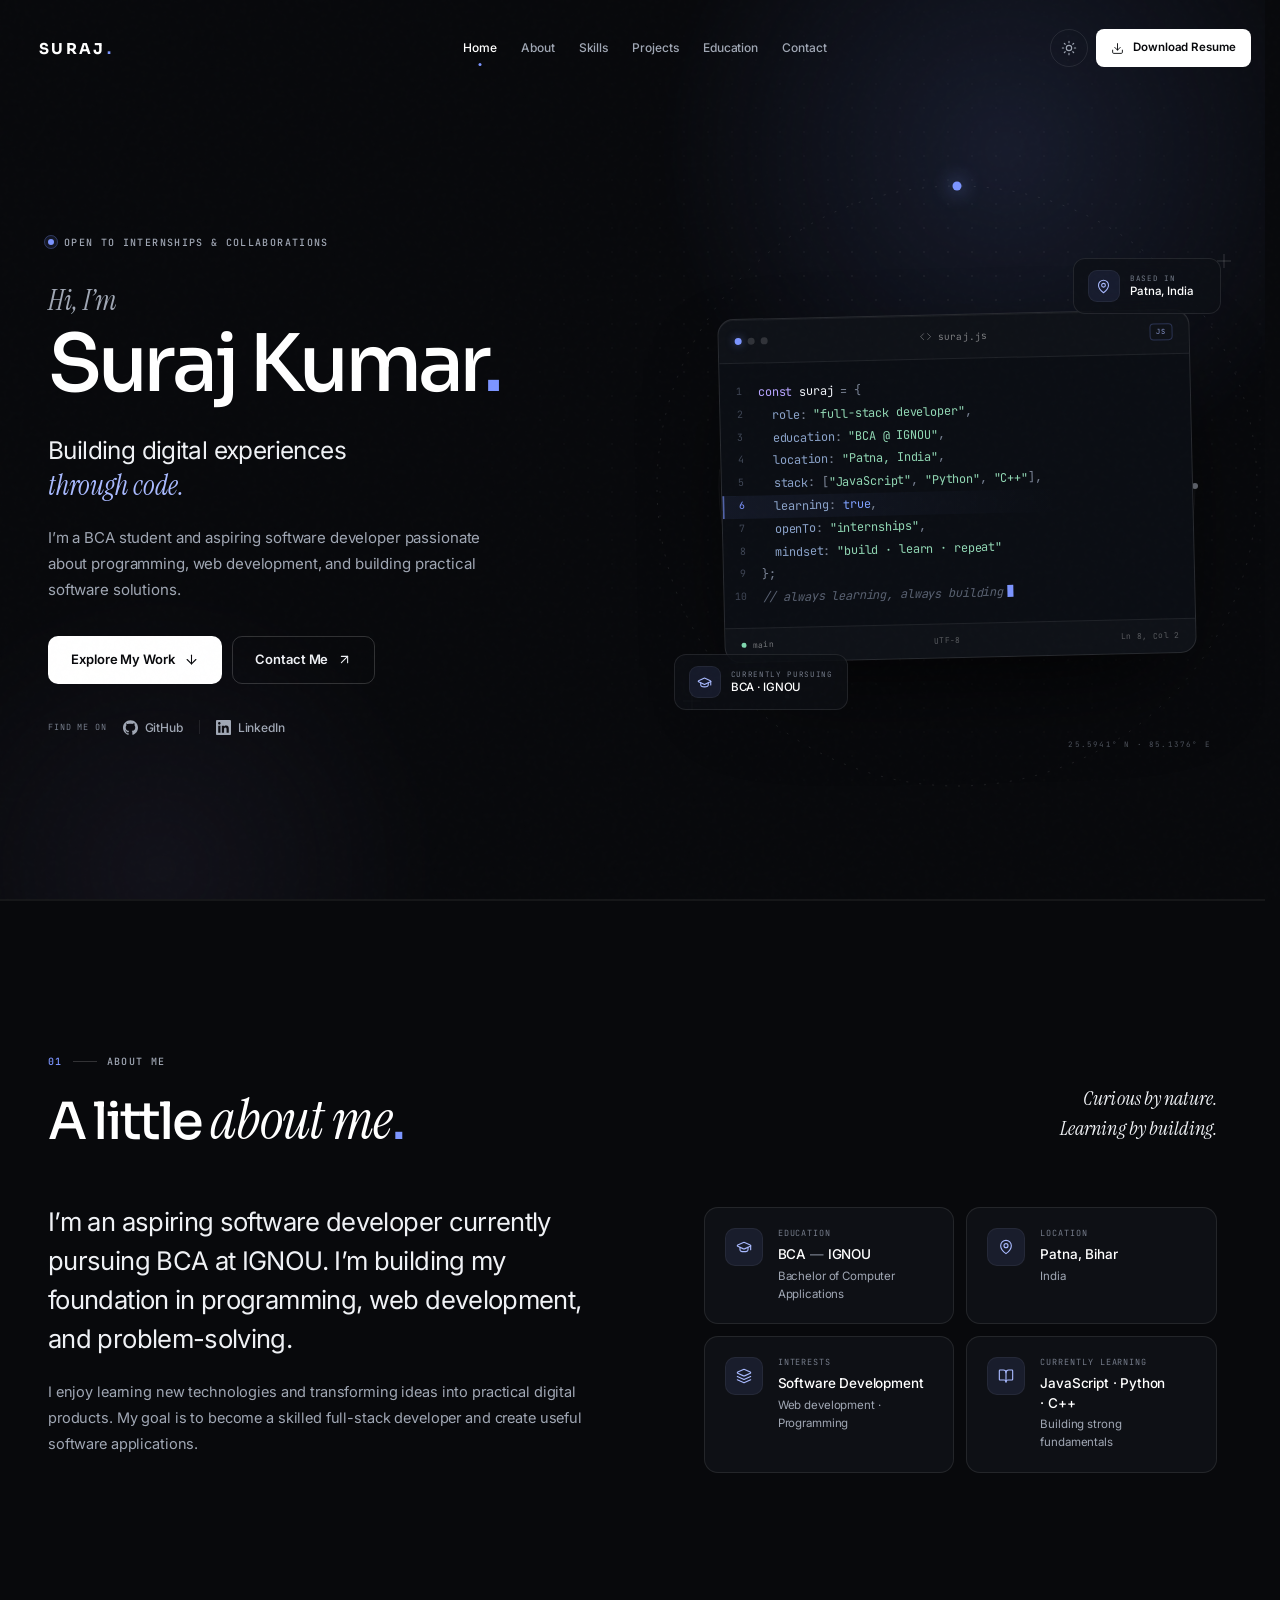
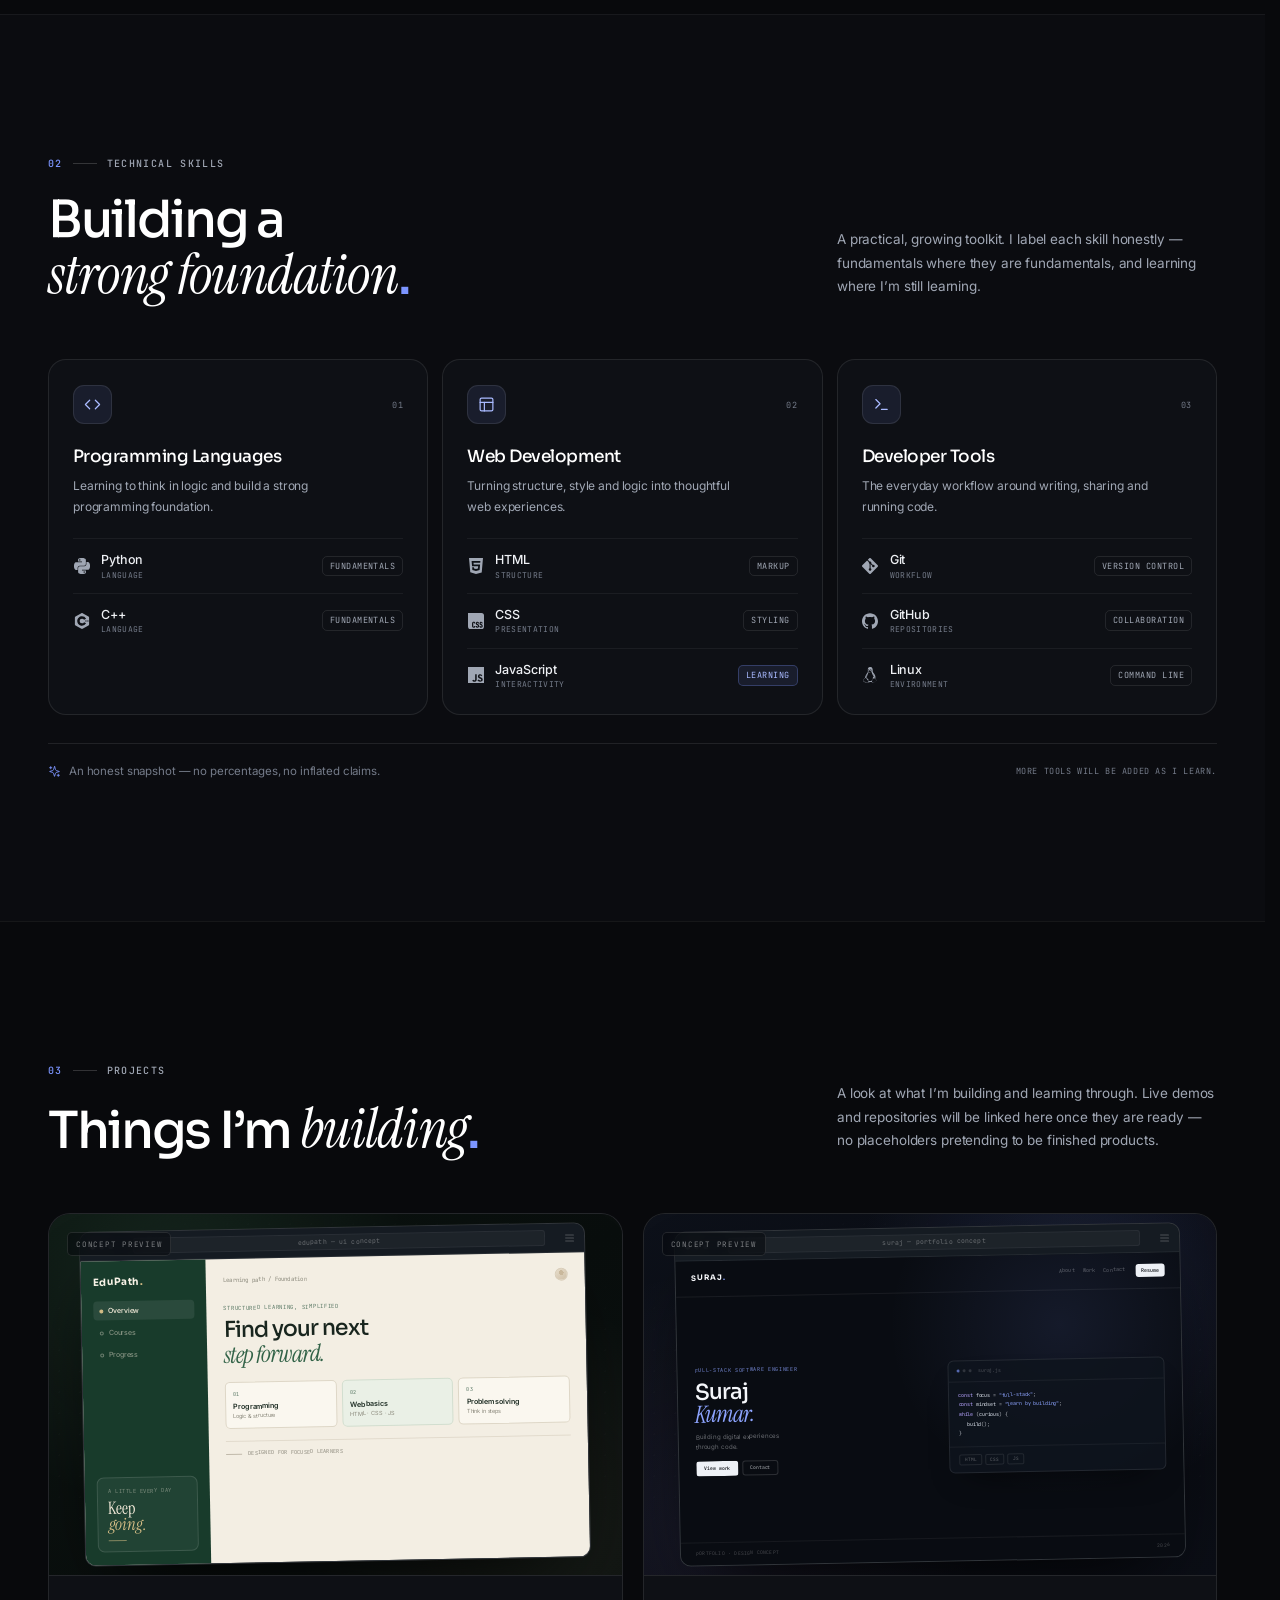
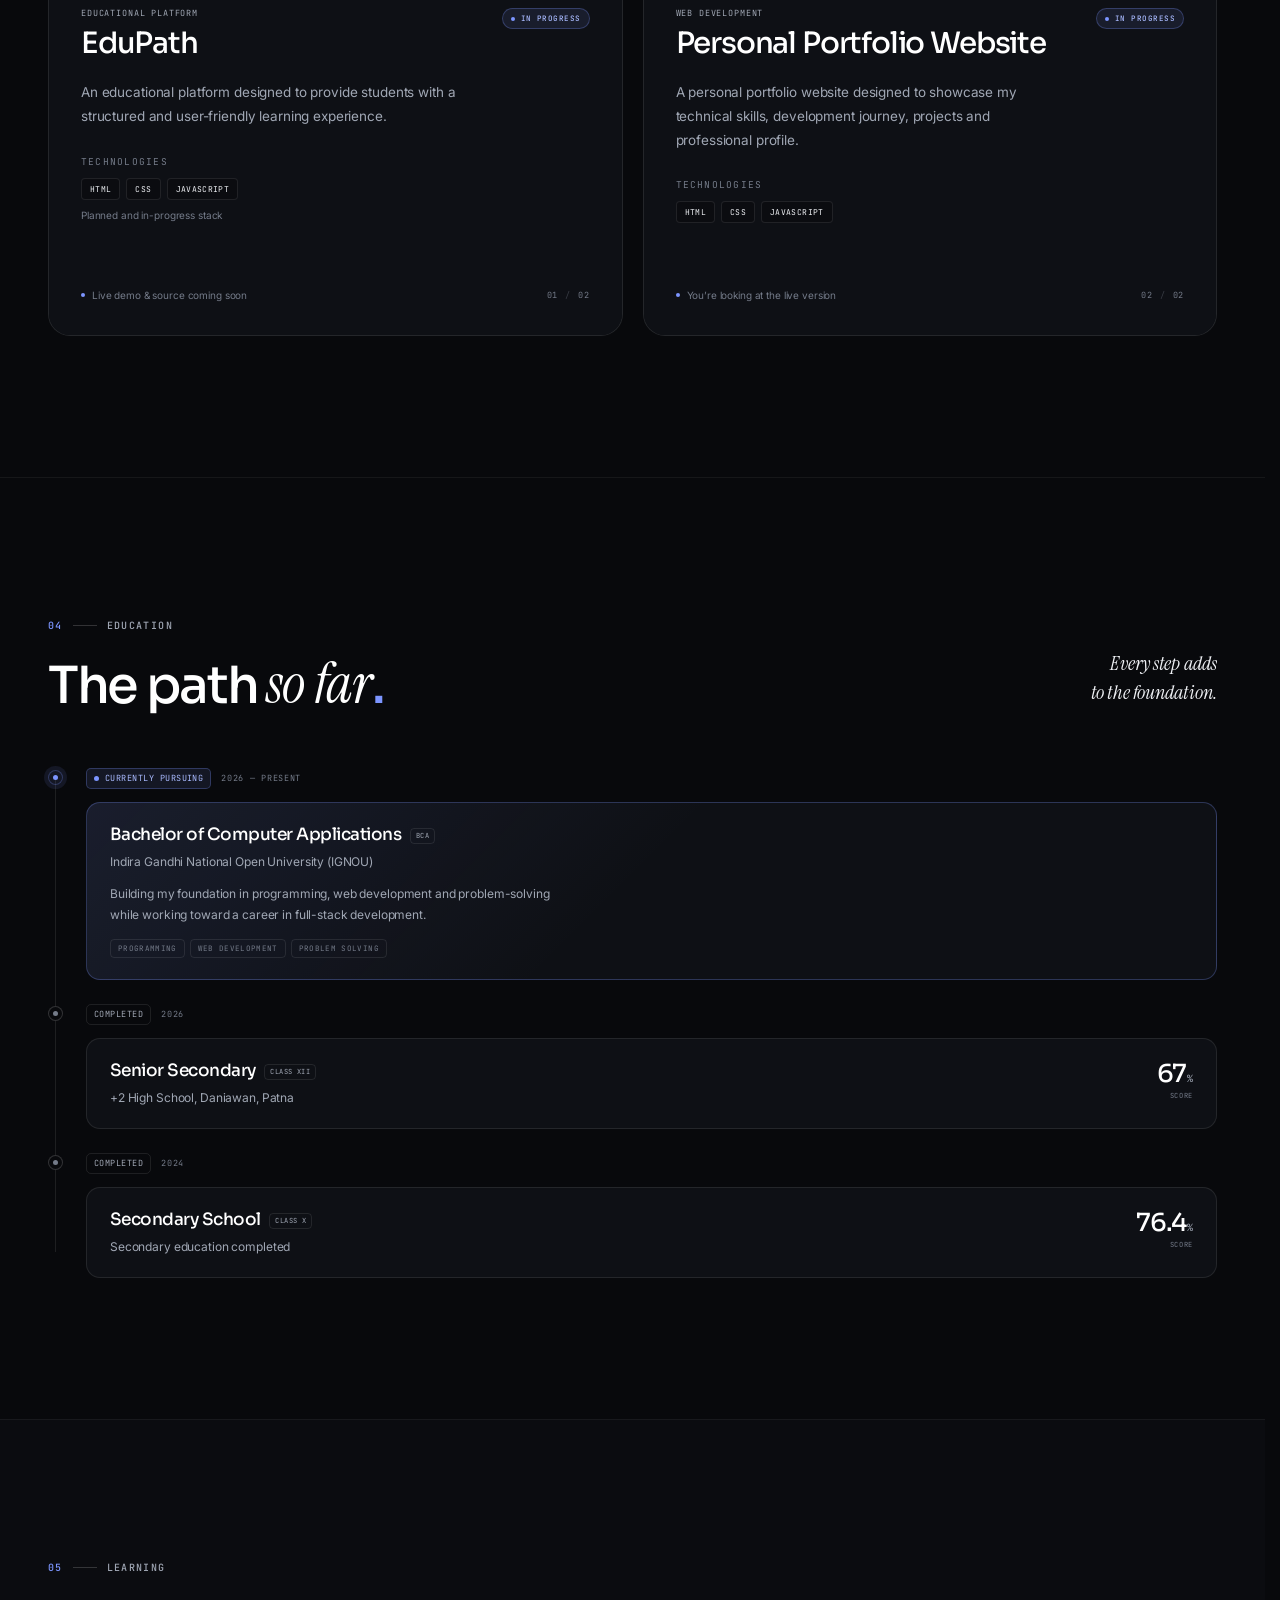
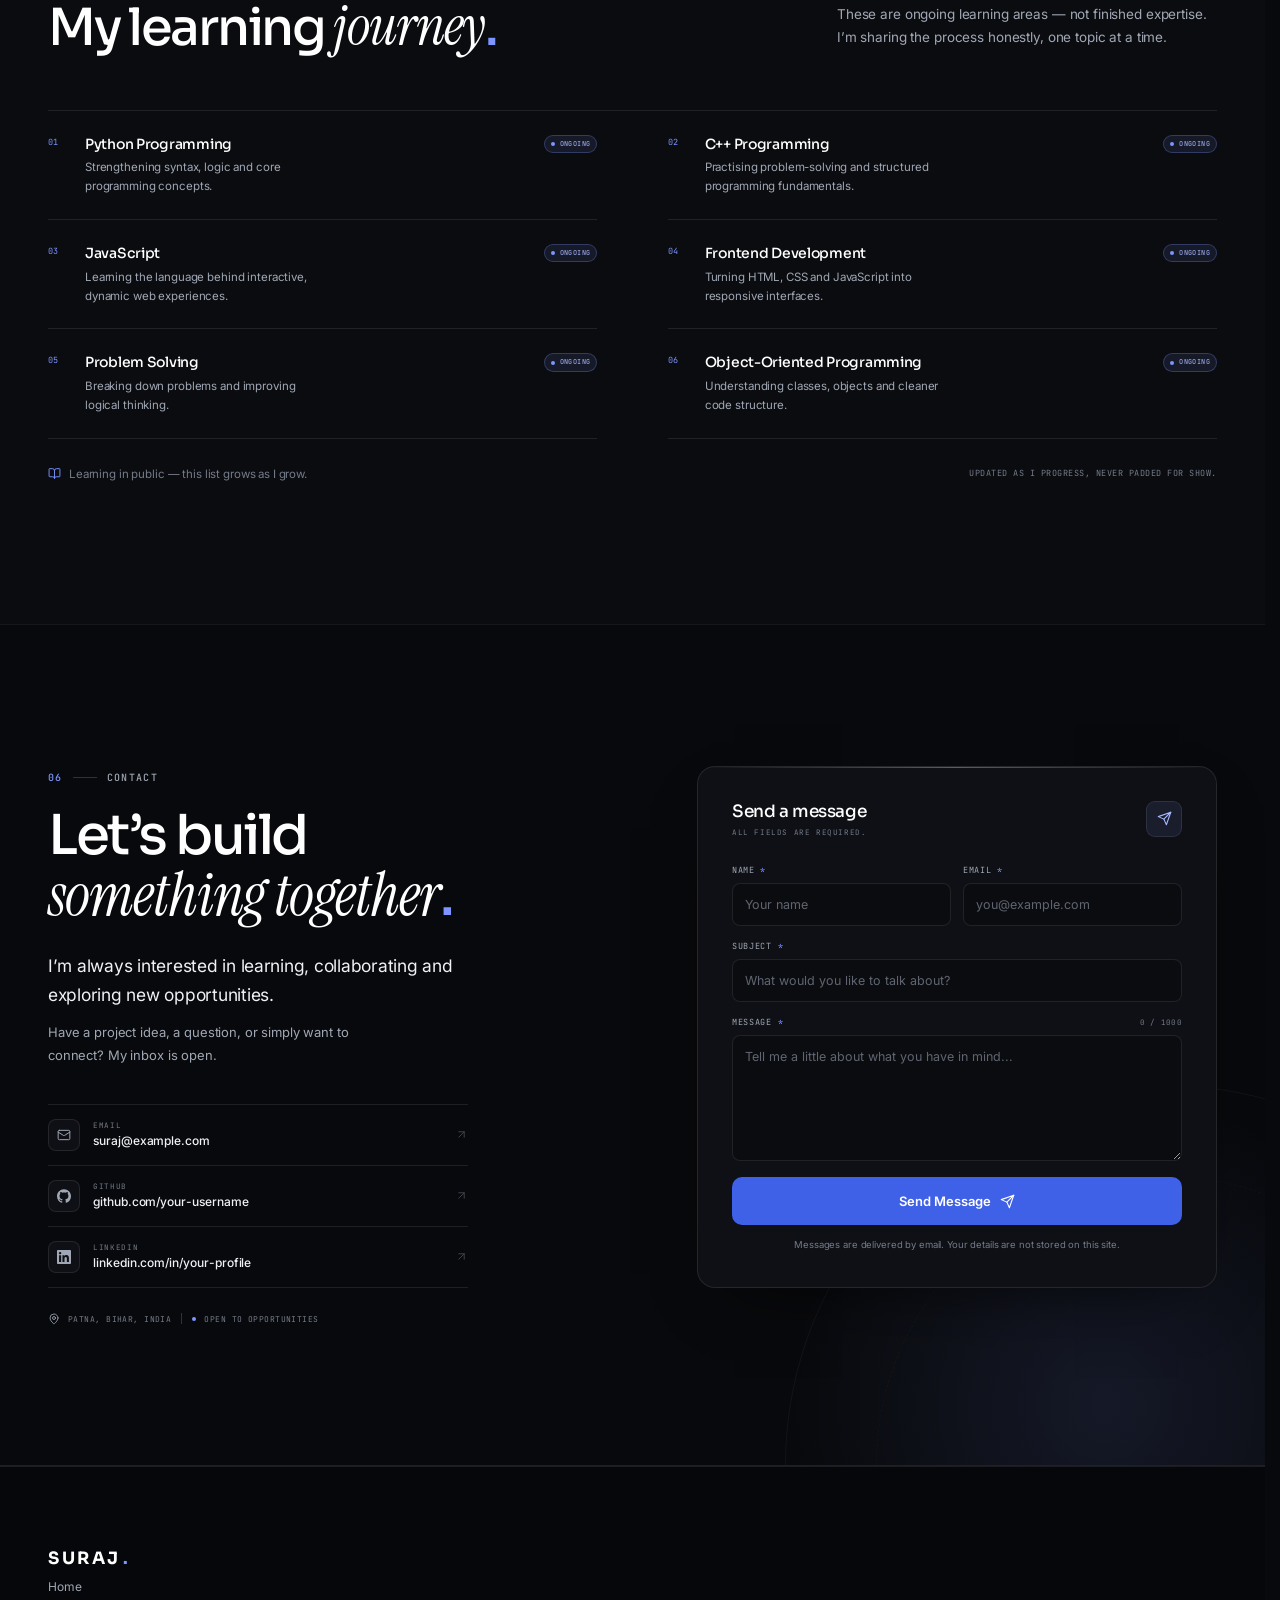
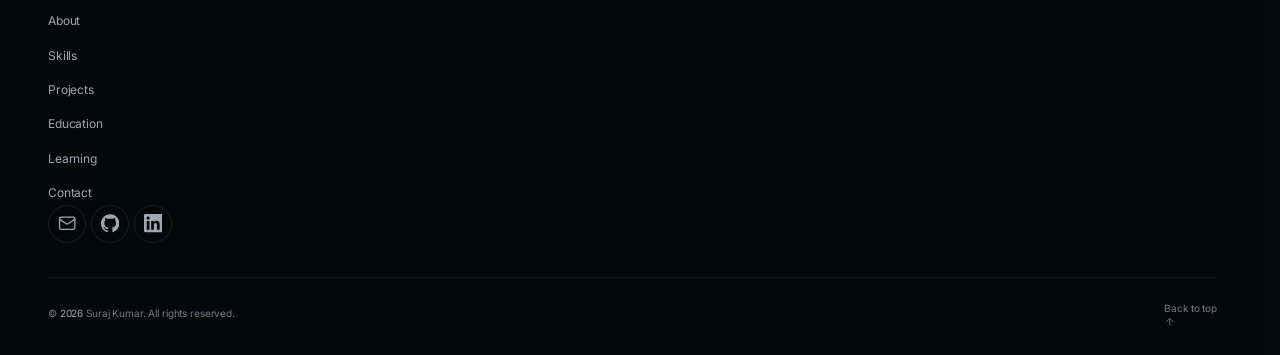
<file: index.html>
<!DOCTYPE html>
<html lang="en" data-theme="dark">
<head>
  <meta charset="utf-8">
  <meta name="viewport" content="width=device-width, initial-scale=1">
  <title>Suraj Kumar — Full-Stack Software Engineer &amp; BCA Student</title>
  <meta name="description" content="Portfolio of Suraj Kumar, an aspiring full-stack software engineer and BCA student at IGNOU, building practical digital experiences with HTML, CSS, JavaScript, Python and C++.">
  <meta name="author" content="Suraj Kumar">
  <meta name="robots" content="index, follow">
  <meta name="theme-color" content="#08090c" id="meta-theme-color">
  <meta name="color-scheme" content="dark light">

  <!-- Open Graph / social sharing. Update og:url and image paths once the site is deployed. -->
  <meta property="og:type" content="website">
  <meta property="og:site_name" content="Suraj Kumar">
  <meta property="og:title" content="Suraj Kumar — Full-Stack Software Engineer &amp; BCA Student">
  <meta property="og:description" content="Aspiring full-stack developer and BCA student at IGNOU. Building digital experiences through code.">
  <meta property="og:image" content="assets/og-image.png">
  <meta property="og:image:width" content="1200">
  <meta property="og:image:height" content="630">
  <meta property="og:image:alt" content="Suraj Kumar — Full-Stack Software Engineer portfolio">
  <meta name="twitter:card" content="summary_large_image">
  <meta name="twitter:title" content="Suraj Kumar — Full-Stack Software Engineer &amp; BCA Student">
  <meta name="twitter:description" content="Aspiring full-stack developer and BCA student at IGNOU. Building digital experiences through code.">
  <meta name="twitter:image" content="assets/og-image.png">

  <link rel="icon" href="assets/favicon.svg" type="image/svg+xml">
  <link rel="preload" href="assets/fonts/sora.woff2" as="font" type="font/woff2" crossorigin>
  <link rel="preload" href="assets/fonts/inter.woff2" as="font" type="font/woff2" crossorigin>
  <link rel="preload" href="assets/fonts/instrument-serif-italic.woff2" as="font" type="font/woff2" crossorigin>
  <link rel="stylesheet" href="css/styles.css">

  <script>
    // Set the saved theme before first paint to prevent a flash.
    (function () {
      try {
        var saved = localStorage.getItem('suraj-theme');
        if (saved === 'light' || saved === 'dark') {
          document.documentElement.setAttribute('data-theme', saved);
        }
      } catch (error) { /* Storage can be unavailable in private modes. */ }
    })();
  </script>

  <script type="application/ld+json">
  {
    "@context": "https://schema.org",
    "@type": "Person",
    "name": "Suraj Kumar",
    "jobTitle": "Aspiring Full-Stack Software Engineer",
    "description": "BCA student at IGNOU and aspiring full-stack software developer based in Patna, Bihar, India.",
    "address": {
      "@type": "PostalAddress",
      "addressLocality": "Patna",
      "addressRegion": "Bihar",
      "addressCountry": "IN"
    },
    "alumniOf": {
      "@type": "CollegeOrUniversity",
      "name": "Indira Gandhi National Open University (IGNOU)"
    },
    "knowsAbout": ["HTML", "CSS", "JavaScript", "Python", "C++", "Git", "GitHub", "Linux"]
  }
  </script>
</head>
<body>
  <a class="skip-link" href="#main">Skip to content</a>

  <!-- Reusable inline icon sprite -->
  <svg class="svg-sprite" aria-hidden="true" focusable="false" xmlns="http://www.w3.org/2000/svg">
    <defs>
      <symbol id="i-arrow-up-right" viewBox="0 0 24 24" fill="none" stroke="currentColor" stroke-width="1.7" stroke-linecap="round" stroke-linejoin="round"><path d="M7 17 17 7"/><path d="M7 7h10v10"/></symbol>
      <symbol id="i-arrow-right" viewBox="0 0 24 24" fill="none" stroke="currentColor" stroke-width="1.7" stroke-linecap="round" stroke-linejoin="round"><path d="M5 12h14"/><path d="m12 5 7 7-7 7"/></symbol>
      <symbol id="i-arrow-down" viewBox="0 0 24 24" fill="none" stroke="currentColor" stroke-width="1.7" stroke-linecap="round" stroke-linejoin="round"><path d="M12 5v14"/><path d="m19 12-7 7-7-7"/></symbol>
      <symbol id="i-arrow-up" viewBox="0 0 24 24" fill="none" stroke="currentColor" stroke-width="1.7" stroke-linecap="round" stroke-linejoin="round"><path d="M12 19V5"/><path d="m5 12 7-7 7 7"/></symbol>
      <symbol id="i-download" viewBox="0 0 24 24" fill="none" stroke="currentColor" stroke-width="1.7" stroke-linecap="round" stroke-linejoin="round"><path d="M21 15v4a2 2 0 0 1-2 2H5a2 2 0 0 1-2-2v-4"/><path d="m7 10 5 5 5-5"/><path d="M12 15V3"/></symbol>
      <symbol id="i-sun" viewBox="0 0 24 24" fill="none" stroke="currentColor" stroke-width="1.7" stroke-linecap="round" stroke-linejoin="round"><circle cx="12" cy="12" r="4"/><path d="M12 2v2M12 20v2M4.93 4.93l1.42 1.42M17.66 17.66l1.41 1.41M2 12h2M20 12h2M6.34 17.66l-1.41 1.41M19.07 4.93l-1.41 1.41"/></symbol>
      <symbol id="i-moon" viewBox="0 0 24 24" fill="none" stroke="currentColor" stroke-width="1.7" stroke-linecap="round" stroke-linejoin="round"><path d="M12 3a6 6 0 0 0 9 9 9 9 0 1 1-9-9Z"/></symbol>
      <symbol id="i-close" viewBox="0 0 24 24" fill="none" stroke="currentColor" stroke-width="1.7" stroke-linecap="round" stroke-linejoin="round"><path d="M18 6 6 18M6 6l12 12"/></symbol>
      <symbol id="i-mail" viewBox="0 0 24 24" fill="none" stroke="currentColor" stroke-width="1.7" stroke-linecap="round" stroke-linejoin="round"><rect width="20" height="16" x="2" y="4" rx="2"/><path d="m22 7-8.97 5.7a1.94 1.94 0 0 1-2.06 0L2 7"/></symbol>
      <symbol id="i-pin" viewBox="0 0 24 24" fill="none" stroke="currentColor" stroke-width="1.7" stroke-linecap="round" stroke-linejoin="round"><path d="M20 10c0 6-8 12-8 12s-8-6-8-12a8 8 0 0 1 16 0Z"/><circle cx="12" cy="10" r="3"/></symbol>
      <symbol id="i-graduation" viewBox="0 0 24 24" fill="none" stroke="currentColor" stroke-width="1.7" stroke-linecap="round" stroke-linejoin="round"><path d="M21.42 10.922a1 1 0 0 0-.019-1.838L12.83 5.18a2 2 0 0 0-1.66 0L2.6 9.08a1 1 0 0 0 0 1.832l8.57 3.908a2 2 0 0 0 1.66 0z"/><path d="M22 10v6"/><path d="M6 12.5V16a6 3 0 0 0 12 0v-3.5"/></symbol>
      <symbol id="i-code" viewBox="0 0 24 24" fill="none" stroke="currentColor" stroke-width="1.7" stroke-linecap="round" stroke-linejoin="round"><polyline points="16 18 22 12 16 6"/><polyline points="8 6 2 12 8 18"/></symbol>
      <symbol id="i-layout" viewBox="0 0 24 24" fill="none" stroke="currentColor" stroke-width="1.7" stroke-linecap="round" stroke-linejoin="round"><rect width="18" height="18" x="3" y="3" rx="2"/><path d="M3 9h18"/><path d="M9 21V9"/></symbol>
      <symbol id="i-terminal" viewBox="0 0 24 24" fill="none" stroke="currentColor" stroke-width="1.7" stroke-linecap="round" stroke-linejoin="round"><polyline points="4 17 10 11 4 5"/><line x1="12" x2="20" y1="19" y2="19"/></symbol>
      <symbol id="i-book" viewBox="0 0 24 24" fill="none" stroke="currentColor" stroke-width="1.7" stroke-linecap="round" stroke-linejoin="round"><path d="M12 7v14"/><path d="M3 18a1 1 0 0 1-1-1V4a1 1 0 0 1 1-1h5a4 4 0 0 1 4 4 4 4 0 0 1 4-4h5a1 1 0 0 1 1 1v13a1 1 0 0 1-1 1h-6a3 3 0 0 0-3 3 3 3 0 0 0-3-3z"/></symbol>
      <symbol id="i-target" viewBox="0 0 24 24" fill="none" stroke="currentColor" stroke-width="1.7" stroke-linecap="round" stroke-linejoin="round"><circle cx="12" cy="12" r="10"/><circle cx="12" cy="12" r="6"/><circle cx="12" cy="12" r="2"/></symbol>
      <symbol id="i-layers" viewBox="0 0 24 24" fill="none" stroke="currentColor" stroke-width="1.7" stroke-linecap="round" stroke-linejoin="round"><path d="m12.83 2.18a2 2 0 0 0-1.66 0L2.6 6.08a1 1 0 0 0 0 1.83l8.58 3.91a2 2 0 0 0 1.66 0l8.58-3.9a1 1 0 0 0 0-1.83Z"/><path d="m22 17.65-9.17 4.16a2 2 0 0 1-1.66 0L2 17.65"/><path d="m22 12.65-9.17 4.16a2 2 0 0 1-1.66 0L2 12.65"/></symbol>
      <symbol id="i-sparkles" viewBox="0 0 24 24" fill="none" stroke="currentColor" stroke-width="1.6" stroke-linecap="round" stroke-linejoin="round"><path d="m12 3-1.9 5.8a2 2 0 0 1-1.3 1.3L3 12l5.8 1.9a2 2 0 0 1 1.3 1.3L12 21l1.9-5.8a2 2 0 0 1 1.3-1.3L21 12l-5.8-1.9a2 2 0 0 1-1.3-1.3Z"/><path d="M5 3v4M19 17v4M3 5h4M17 19h4"/></symbol>
      <symbol id="i-send" viewBox="0 0 24 24" fill="none" stroke="currentColor" stroke-width="1.7" stroke-linecap="round" stroke-linejoin="round"><path d="m22 2-7 20-4-9-9-4Z"/><path d="M22 2 11 13"/></symbol>
      <symbol id="i-github" viewBox="0 0 24 24" fill="currentColor"><path d="M12 .297c-6.63 0-12 5.373-12 12 0 5.303 3.438 9.8 8.205 11.385.6.113.82-.258.82-.577 0-.285-.01-1.04-.015-2.04-3.338.724-4.042-1.61-4.042-1.61C4.422 18.07 3.633 17.7 3.633 17.7c-1.087-.744.084-.729.084-.729 1.205.084 1.838 1.236 1.838 1.236 1.07 1.835 2.809 1.305 3.495.998.108-.776.417-1.305.76-1.605-2.665-.3-5.466-1.332-5.466-5.93 0-1.31.465-2.38 1.235-3.22-.135-.303-.54-1.523.105-3.176 0 0 1.005-.322 3.3 1.23.96-.267 1.98-.399 3-.405 1.02.006 2.04.138 3 .405 2.28-1.552 3.285-1.23 3.285-1.23.645 1.653.24 2.873.12 3.176.765.84 1.23 1.91 1.23 3.22 0 4.61-2.805 5.625-5.475 5.92.42.36.81 1.096.81 2.22 0 1.606-.015 2.896-.015 3.286 0 .315.21.69.825.57C20.565 22.092 24 17.592 24 12.297c0-6.627-5.373-12-12-12"/></symbol>
      <symbol id="i-linkedin" viewBox="0 0 24 24" fill="currentColor"><path d="M20.447 20.452h-3.554v-5.569c0-1.328-.027-3.037-1.852-3.037-1.853 0-2.136 1.445-2.136 2.939v5.667H9.351V9h3.414v1.561h.046c.477-.9 1.637-1.85 3.37-1.85 3.601 0 4.267 2.37 4.267 5.455v6.286zM5.337 7.433c-1.144 0-2.063-.926-2.063-2.065 0-1.138.92-2.063 2.063-2.063 1.14 0 2.064.925 2.064 2.063 0 1.139-.925 2.065-2.064 2.065zm1.782 13.019H3.555V9h3.564v11.452zM22.225 0H1.771C.792 0 0 .774 0 1.729v20.542C0 23.227.792 24 1.771 24h20.451C23.2 24 24 23.227 24 22.271V1.729C24 .774 23.2 0 22.222 0h.003z"/></symbol>
      <symbol id="i-python" viewBox="0 0 24 24" fill="currentColor"><path d="M14.25.18l.9.2.73.26.59.3.45.32.34.34.25.34.16.33.1.3.04.26.02.2-.01.13V8.5l-.05.63-.13.55-.21.46-.26.38-.3.31-.33.25-.35.19-.35.14-.33.1-.3.07-.26.04-.21.02H8.77l-.69.05-.59.14-.5.22-.41.27-.33.32-.27.35-.2.36-.15.37-.1.35-.07.32-.04.27-.02.21v3.06H3.17l-.21-.03-.28-.07-.32-.12-.35-.18-.36-.26-.36-.36-.35-.46-.32-.59-.28-.73-.21-.88-.14-1.05-.05-1.23.06-1.22.16-1.04.24-.87.32-.71.36-.57.4-.44.42-.33.42-.24.4-.16.36-.1.32-.05.24-.01h.16l.06.01h8.16v-.83H6.18l-.01-2.75-.02-.37.05-.34.11-.31.17-.28.25-.26.31-.23.38-.2.44-.18.51-.15.58-.12.64-.1.71-.06.77-.04.84-.02 1.27.05zm-6.3 1.98l-.23.33-.08.41.08.41.23.34.33.22.41.09.41-.09.33-.22.23-.34.08-.41-.08-.41-.23-.33-.33-.22-.41-.09-.41.09zm13.09 3.95l.28.06.32.12.35.18.36.27.36.35.35.47.32.59.28.73.21.88.14 1.04.05 1.23-.06 1.23-.16 1.04-.24.86-.32.71-.36.57-.4.45-.42.33-.42.24-.4.16-.36.09-.32.05-.24.02-.16-.01h-8.22v.82h5.84l.01 2.76.02.36-.05.34-.11.31-.17.29-.25.25-.31.24-.38.2-.44.17-.51.15-.58.13-.64.09-.71.07-.77.04-.84.01-1.27-.04-1.07-.14-.9-.2-.73-.25-.59-.3-.45-.33-.34-.34-.25-.34-.16-.33-.1-.3-.04-.25-.02-.2.01-.13v-5.34l.05-.64.13-.54.21-.46.26-.38.3-.32.33-.24.35-.2.35-.14.33-.1.3-.06.26-.04.21-.02.13-.01h5.84l.69-.05.59-.14.5-.21.41-.28.33-.32.27-.35.2-.36.15-.36.1-.35.07-.32.04-.28.02-.21V6.07h2.09l.14.01zm-6.47 14.25l-.23.33-.08.41.08.41.23.33.33.23.41.08.41-.08.33-.23.23-.33.08-.41-.08-.41-.23-.33-.33-.23-.41-.08-.41.08z"/></symbol>
      <symbol id="i-cplusplus" viewBox="0 0 24 24" fill="currentColor"><path d="M22.394 6c-.167-.29-.398-.543-.652-.69L12.926.22c-.509-.294-1.34-.294-1.848 0L2.26 5.31c-.508.293-.923 1.013-.923 1.6v10.18c0 .294.104.62.271.91.167.29.398.543.652.69l8.816 5.09c.508.293 1.34.293 1.848 0l8.816-5.09c.254-.147.485-.4.652-.69.167-.29.27-.616.27-.91V6.91c.003-.294-.1-.62-.268-.91zM12 19.11c-3.92 0-7.109-3.19-7.109-7.11 0-3.92 3.19-7.11 7.11-7.11a7.133 7.133 0 016.156 3.553l-3.076 1.78a3.567 3.567 0 00-3.08-1.78A3.56 3.56 0 008.444 12 3.56 3.56 0 0012 15.555a3.57 3.57 0 003.08-1.778l3.078 1.78A7.135 7.135 0 0112 19.11zm7.11-6.715h-.79v.79h-.79v-.79h-.79v-.79h.79v-.79h.79v.79h.79zm2.962 0h-.79v.79h-.79v-.79h-.79v-.79h.79v-.79h.79v.79h.79z"/></symbol>
      <symbol id="i-html5" viewBox="0 0 24 24" fill="currentColor"><path d="M1.5 0h21l-1.91 21.563L11.977 24l-8.564-2.438L1.5 0zm7.031 9.75l-.232-2.718 10.059.003.23-2.622L5.412 4.41l.698 8.01h9.126l-.326 3.426-2.91.804-2.955-.81-.188-2.11H6.248l.33 4.171L12 19.351l5.379-1.443.744-8.157H8.531z"/></symbol>
      <symbol id="i-css" viewBox="0 0 24 24" fill="currentColor"><path d="M0 0v20.16A3.84 3.84 0 0 0 3.84 24h16.32A3.84 3.84 0 0 0 24 20.16V3.84A3.84 3.84 0 0 0 20.16 0Zm14.256 13.08c1.56 0 2.28 1.08 2.304 2.64h-1.608c.024-.288-.048-.6-.144-.84-.096-.192-.288-.264-.552-.264-.456 0-.696.264-.696.84-.024.576.288.888.768 1.08.72.288 1.608.744 1.92 1.296q.432.648.432 1.656c0 1.608-.912 2.592-2.496 2.592-1.656 0-2.4-1.032-2.424-2.688h1.68c0 .792.264 1.176.792 1.176.264 0 .456-.072.552-.24.192-.312.24-1.176-.048-1.512-.312-.408-.912-.6-1.32-.816q-.828-.396-1.224-.936c-.24-.36-.36-.888-.36-1.536 0-1.44.936-2.472 2.424-2.448m5.4 0c1.584 0 2.304 1.08 2.328 2.64h-1.608c0-.288-.048-.6-.168-.84-.096-.192-.264-.264-.528-.264-.48 0-.72.264-.72.84s.288.888.792 1.08c.696.288 1.608.744 1.92 1.296.264.432.408.984.408 1.656.024 1.608-.888 2.592-2.472 2.592-1.68 0-2.424-1.056-2.448-2.688h1.68c0 .744.264 1.176.792 1.176.264 0 .456-.072.552-.24.216-.312.264-1.176-.048-1.512-.288-.408-.888-.6-1.32-.816-.552-.264-.96-.576-1.2-.936s-.36-.888-.36-1.536c-.024-1.44.912-2.472 2.4-2.448m-11.031.018c.711-.006 1.419.198 1.839.63.432.432.672 1.128.648 1.992H9.336c.024-.456-.096-.792-.432-.96-.312-.144-.768-.048-.888.24-.12.264-.192.576-.168.864v3.504c0 .744.264 1.128.768 1.128a.65.65 0 0 0 .552-.264c.168-.24.192-.552.168-.84h1.776c.096 1.632-.984 2.712-2.568 2.688-1.536 0-2.496-.864-2.472-2.472v-4.032c0-.816.24-1.44.696-1.848.432-.408 1.146-.624 1.857-.63"/></symbol>
      <symbol id="i-javascript" viewBox="0 0 24 24" fill="currentColor"><path d="M0 0h24v24H0V0zm22.034 18.276c-.175-1.095-.888-2.015-3.003-2.873-.736-.345-1.554-.585-1.797-1.14-.091-.33-.105-.51-.046-.705.15-.646.915-.84 1.515-.66.39.12.75.42.976.9 1.034-.676 1.034-.676 1.755-1.125-.27-.42-.404-.601-.586-.78-.63-.705-1.469-1.065-2.834-1.034l-.705.089c-.676.165-1.32.525-1.71 1.005-1.14 1.291-.811 3.541.569 4.471 1.365 1.02 3.361 1.244 3.616 2.205.24 1.17-.87 1.545-1.966 1.41-.811-.18-1.26-.586-1.755-1.336l-1.83 1.051c.21.48.45.689.81 1.109 1.74 1.756 6.09 1.666 6.871-1.004.029-.09.24-.705.074-1.65l.046.067zm-8.983-7.245h-2.248c0 1.938-.009 3.864-.009 5.805 0 1.232.063 2.363-.138 2.711-.33.689-1.18.601-1.566.48-.396-.196-.597-.466-.83-.855-.063-.105-.11-.196-.127-.196l-1.825 1.125c.305.63.75 1.172 1.324 1.517.855.51 2.004.675 3.207.405.783-.226 1.458-.691 1.811-1.411.51-.93.402-2.07.397-3.346.012-2.054 0-4.109 0-6.179l.004-.056z"/></symbol>
      <symbol id="i-git" viewBox="0 0 24 24" fill="currentColor"><path d="M13.09 23.549a1.54 1.54 0 0 1-2.18 0L.451 13.089a1.54 1.54 0 0 1 0-2.179l7.191-7.19 2.733 2.733a1.85 1.85 0 0 0 .964 2.326v6.66a1.849 1.849 0 1 0 1.54 0V8.957l2.508 2.508a1.85 1.85 0 1 0 1.09-1.09l-2.634-2.634a1.85 1.85 0 0 0-2.378-2.377L8.73 2.63 10.91.451a1.54 1.54 0 0 1 2.179 0l10.459 10.46a1.54 1.54 0 0 1 0 2.179z"/></symbol>
      <symbol id="i-linux" viewBox="0 0 24 24" fill="currentColor"><path d="M12.504 0c-.155 0-.315.008-.48.021-4.226.333-3.105 4.807-3.17 6.298-.076 1.092-.3 1.953-1.05 3.02-.885 1.051-2.127 2.75-2.716 4.521-.278.832-.41 1.684-.287 2.489a.424.424 0 00-.11.135c-.26.268-.45.6-.663.839-.199.199-.485.267-.797.4-.313.136-.658.269-.864.68-.09.189-.136.394-.132.602 0 .199.027.4.055.536.058.399.116.728.04.97-.249.68-.28 1.145-.106 1.484.174.334.535.47.94.601.81.2 1.91.135 2.774.6.926.466 1.866.67 2.616.47.526-.116.97-.464 1.208-.946.587-.003 1.23-.269 2.26-.334.699-.058 1.574.267 2.577.2.025.134.063.198.114.333l.003.003c.391.778 1.113 1.132 1.884 1.071.771-.06 1.592-.536 2.257-1.306.631-.765 1.683-1.084 2.378-1.503.348-.199.629-.469.649-.853.023-.4-.2-.811-.714-1.376v-.097l-.003-.003c-.17-.2-.25-.535-.338-.926-.085-.401-.182-.786-.492-1.046h-.003c-.059-.054-.123-.067-.188-.135a.357.357 0 00-.19-.064c.431-1.278.264-2.55-.173-3.694-.533-1.41-1.465-2.638-2.175-3.483-.796-1.005-1.576-1.957-1.56-3.368.026-2.152.236-6.133-3.544-6.139zm.529 3.405h.013c.213 0 .396.062.584.198.19.135.33.332.438.533.105.259.158.459.166.724 0-.02.006-.04.006-.06v.105a.086.086 0 01-.004-.021l-.004-.024a1.807 1.807 0 01-.15.706.953.953 0 01-.213.335.71.71 0 00-.088-.042c-.104-.045-.198-.064-.284-.133a1.312 1.312 0 00-.22-.066c.05-.06.146-.133.183-.198.053-.128.082-.264.088-.402v-.02a1.21 1.21 0 00-.061-.4c-.045-.134-.101-.2-.183-.333-.084-.066-.167-.132-.267-.132h-.016c-.093 0-.176.03-.262.132a.8.8 0 00-.205.334 1.18 1.18 0 00-.09.4v.019c.002.089.008.179.02.267-.193-.067-.438-.135-.607-.202a1.635 1.635 0 01-.018-.2v-.02a1.772 1.772 0 01.15-.768c.082-.22.232-.406.43-.533a.985.985 0 01.594-.2zm-2.962.059h.036c.142 0 .27.048.399.135.146.129.264.288.344.465.09.199.14.4.153.667v.004c.007.134.006.2-.002.266v.08c-.03.007-.056.018-.083.024-.152.055-.274.135-.393.2.012-.09.013-.18.003-.267v-.015c-.012-.133-.04-.2-.082-.333a.613.613 0 00-.166-.267.248.248 0 00-.183-.064h-.021c-.071.006-.13.04-.186.132a.552.552 0 00-.12.27.944.944 0 00-.023.33v.015c.012.135.037.2.08.334.046.134.098.2.166.268.01.009.02.018.034.024-.07.057-.117.07-.176.136a.304.304 0 01-.131.068 2.62 2.62 0 01-.275-.402 1.772 1.772 0 01-.155-.667 1.759 1.759 0 01.08-.668 1.43 1.43 0 01.283-.535c.128-.133.26-.2.418-.2zm1.37 1.706c.332 0 .733.065 1.216.399.293.2.523.269 1.052.468h.003c.255.136.405.266.478.399v-.131a.571.571 0 01.016.47c-.123.31-.516.643-1.063.842v.002c-.268.135-.501.333-.775.465-.276.135-.588.292-1.012.267a1.139 1.139 0 01-.448-.067 3.566 3.566 0 01-.322-.198c-.195-.135-.363-.332-.612-.465v-.005h-.005c-.4-.246-.616-.512-.686-.71-.07-.268-.005-.47.193-.6.224-.135.38-.271.483-.336.104-.074.143-.102.176-.131h.002v-.003c.169-.202.436-.47.839-.601.139-.036.294-.065.466-.065zm2.8 2.142c.358 1.417 1.196 3.475 1.735 4.473.286.534.855 1.659 1.102 3.024.156-.005.33.018.513.064.646-1.671-.546-3.467-1.089-3.966-.22-.2-.232-.335-.123-.335.59.534 1.365 1.572 1.646 2.757.13.535.16 1.104.021 1.67.067.028.135.06.205.067 1.032.534 1.413.938 1.23 1.537v-.043c-.06-.003-.12 0-.18 0h-.016c.151-.467-.182-.825-1.065-1.224-.915-.4-1.646-.336-1.77.465-.008.043-.013.066-.018.135-.068.023-.139.053-.209.064-.43.268-.662.669-.793 1.187-.13.533-.17 1.156-.205 1.869v.003c-.02.334-.17.838-.319 1.35-1.5 1.072-3.58 1.538-5.348.334a2.645 2.645 0 00-.402-.533 1.45 1.45 0 00-.275-.333c.182 0 .338-.03.465-.067a.615.615 0 00.314-.334c.108-.267 0-.697-.345-1.163-.345-.467-.931-.995-1.788-1.521-.63-.4-.986-.87-1.15-1.396-.165-.534-.143-1.085-.015-1.645.245-1.07.873-2.11 1.274-2.763.107-.065.037.135-.408.974-.396.751-1.14 2.497-.122 3.854a8.123 8.123 0 01.647-2.876c.564-1.278 1.743-3.504 1.836-5.268.048.036.217.135.289.202.218.133.38.333.59.465.21.201.477.335.876.335.039.003.075.006.11.006.412 0 .73-.134.997-.268.29-.134.52-.334.74-.4h.005c.467-.135.835-.402 1.044-.7zm2.185 8.958c.037.6.343 1.245.882 1.377.588.134 1.434-.333 1.791-.765l.211-.01c.315-.007.577.01.847.268l.003.003c.208.199.305.53.391.876.085.4.154.78.409 1.066.486.527.645.906.636 1.14l.003-.007v.018l-.003-.012c-.015.262-.185.396-.498.595-.63.401-1.746.712-2.457 1.57-.618.737-1.37 1.14-2.036 1.191-.664.053-1.237-.2-1.574-.898l-.005-.003c-.21-.4-.12-1.025.056-1.69.176-.668.428-1.344.463-1.897.037-.714.076-1.335.195-1.814.12-.465.308-.797.641-.984l.045-.022zm-10.814.049h.01c.053 0 .105.005.157.014.376.055.706.333 1.023.752l.91 1.664.003.003c.243.533.754 1.064 1.189 1.637.434.598.77 1.131.729 1.57v.006c-.057.744-.48 1.148-1.125 1.294-.645.135-1.52.002-2.395-.464-.968-.536-2.118-.469-2.857-.602-.369-.066-.61-.2-.723-.4-.11-.2-.113-.602.123-1.23v-.004l.002-.003c.117-.334.03-.752-.027-1.118-.055-.401-.083-.71.043-.94.16-.334.396-.4.69-.533.294-.135.64-.202.915-.47h.002v-.002c.256-.268.445-.601.668-.838.19-.201.38-.336.663-.336zm7.159-9.074c-.435.201-.945.535-1.488.535-.542 0-.97-.267-1.28-.466-.154-.134-.28-.268-.373-.335-.164-.134-.144-.333-.074-.333.109.016.129.134.199.2.096.066.215.2.36.333.292.2.68.467 1.167.467.485 0 1.053-.267 1.398-.466.195-.135.445-.334.648-.467.156-.136.149-.267.279-.267.128.016.034.134-.147.332a8.097 8.097 0 01-.69.468zm-1.082-1.583V5.64c-.006-.02.013-.042.029-.05.074-.043.18-.027.26.004.063 0 .16.067.15.135-.006.049-.085.066-.135.066-.055 0-.092-.043-.141-.068-.052-.018-.146-.008-.163-.065zm-.551 0c-.02.058-.113.049-.166.066-.047.025-.086.068-.14.068-.05 0-.13-.02-.136-.068-.01-.066.088-.133.15-.133.08-.031.184-.047.259-.005.019.009.036.03.03.05v.02h.003z"/></symbol>
    </defs>
  </svg>

  <script>
    // Add the JS-enhanced state only when JavaScript is actually available.
    document.documentElement.classList.add('has-js');
  </script>

  <div class="page-noise" aria-hidden="true"></div>
  <div class="scroll-progress" aria-hidden="true"><span id="scroll-progress-bar"></span></div>

  <header class="site-header" id="site-header">
    <div class="nav-shell">
      <a class="brand" href="#home" aria-label="Suraj Kumar — back to top">
        SURAJ<span class="brand__dot" aria-hidden="true">.</span>
      </a>

      <nav class="primary-nav" aria-label="Primary navigation">
        <ul class="primary-nav__list">
          <li><a class="nav-link is-active" href="#home" aria-current="location">Home</a></li>
          <li><a class="nav-link" href="#about">About</a></li>
          <li><a class="nav-link" href="#skills">Skills</a></li>
          <li><a class="nav-link" href="#projects">Projects</a></li>
          <li><a class="nav-link" href="#education">Education</a></li>
          <li><a class="nav-link" href="#contact">Contact</a></li>
        </ul>
      </nav>

      <div class="nav-actions">
        <button class="icon-button theme-toggle" id="theme-toggle" type="button" aria-label="Switch to light theme" title="Switch to light theme">
          <svg class="icon theme-icon theme-icon--sun" aria-hidden="true"><use href="#i-sun"></use></svg>
          <svg class="icon theme-icon theme-icon--moon" aria-hidden="true"><use href="#i-moon"></use></svg>
        </button>

        <a class="btn btn--resume" href="assets/Suraj-Kumar-Resume.pdf" download="Suraj-Kumar-Resume.pdf">
          <svg class="icon" aria-hidden="true"><use href="#i-download"></use></svg>
          <span>Download Resume</span>
        </a>

        <button class="menu-toggle" id="menu-toggle" type="button" aria-label="Open menu" aria-expanded="false" aria-controls="mobile-menu">
          <span class="menu-toggle__box" aria-hidden="true">
            <span></span>
            <span></span>
          </span>
        </button>
      </div>
    </div>

    <div class="mobile-menu" id="mobile-menu" hidden>
      <div class="mobile-menu__inner">
        <p class="mobile-menu__label">Menu <span>01 — 06</span></p>
        <nav aria-label="Mobile navigation">
          <ul class="mobile-nav">
            <li><a href="#home" data-menu-link><span class="mobile-nav__num">01</span><span class="mobile-nav__text">Home</span><svg class="icon mobile-nav__arrow" aria-hidden="true"><use href="#i-arrow-up-right"></use></svg></a></li>
            <li><a href="#about" data-menu-link><span class="mobile-nav__num">02</span><span class="mobile-nav__text">About</span><svg class="icon mobile-nav__arrow" aria-hidden="true"><use href="#i-arrow-up-right"></use></svg></a></li>
            <li><a href="#skills" data-menu-link><span class="mobile-nav__num">03</span><span class="mobile-nav__text">Skills</span><svg class="icon mobile-nav__arrow" aria-hidden="true"><use href="#i-arrow-up-right"></use></svg></a></li>
            <li><a href="#projects" data-menu-link><span class="mobile-nav__num">04</span><span class="mobile-nav__text">Projects</span><svg class="icon mobile-nav__arrow" aria-hidden="true"><use href="#i-arrow-up-right"></use></svg></a></li>
            <li><a href="#education" data-menu-link><span class="mobile-nav__num">05</span><span class="mobile-nav__text">Education</span><svg class="icon mobile-nav__arrow" aria-hidden="true"><use href="#i-arrow-up-right"></use></svg></a></li>
            <li><a href="#contact" data-menu-link><span class="mobile-nav__num">06</span><span class="mobile-nav__text">Contact</span><svg class="icon mobile-nav__arrow" aria-hidden="true"><use href="#i-arrow-up-right"></use></svg></a></li>
          </ul>
        </nav>

        <div class="mobile-menu__foot">
          <a class="btn btn--accent btn--block" href="assets/Suraj-Kumar-Resume.pdf" download="Suraj-Kumar-Resume.pdf">
            <svg class="icon" aria-hidden="true"><use href="#i-download"></use></svg>
            Download Resume
          </a>
          <div class="mobile-menu__meta">
            <div>
              <p class="micro-label">Based in</p>
              <span>Patna, Bihar, India</span>
            </div>
            <div>
              <p class="micro-label">Email</p>
              <a href="mailto:suraj@example.com">suraj@example.com</a>
            </div>
          </div>
          <div class="mobile-menu__socials">
            <a href="https://github.com/your-username" target="_blank" rel="noopener noreferrer" aria-label="GitHub profile (opens in a new tab)">
              <svg class="icon" aria-hidden="true"><use href="#i-github"></use></svg>
            </a>
            <a href="https://www.linkedin.com/in/your-profile" target="_blank" rel="noopener noreferrer" aria-label="LinkedIn profile (opens in a new tab)">
              <svg class="icon" aria-hidden="true"><use href="#i-linkedin"></use></svg>
            </a>
            <span class="mobile-menu__status"><span class="status-dot" aria-hidden="true"></span>Open to opportunities</span>
          </div>
        </div>
      </div>
    </div>
  </header>

  <main id="main">
    <section class="hero" id="home" aria-labelledby="hero-title">
      <div class="hero__backdrop" aria-hidden="true">
        <span class="hero__glow hero__glow--one"></span>
        <span class="hero__glow hero__glow--two"></span>
        <span class="hero__grid-fade"></span>
      </div>

      <div class="container hero__grid">
        <div class="hero__content">
          <p class="eyebrow hero__eyebrow" data-reveal>
            <span class="status-dot" aria-hidden="true"></span>
            Open to internships &amp; collaborations
          </p>

          <h1 class="hero__title" id="hero-title" data-reveal style="--reveal-delay: 80ms">
            <span class="hero__title-hi">Hi, I&rsquo;m</span>
            <span class="hero__title-name">Suraj Kumar<span class="accent" aria-hidden="true">.</span></span>
          </h1>

          <p class="hero__headline" data-reveal style="--reveal-delay: 160ms">
            Building digital experiences <em>through code.</em>
          </p>

          <p class="hero__description" data-reveal style="--reveal-delay: 240ms">
            I&rsquo;m a BCA student and aspiring software developer passionate about programming, web development, and building practical software solutions.
          </p>

          <div class="hero__actions" data-reveal style="--reveal-delay: 320ms">
            <a class="btn btn--primary" href="#projects">
              Explore My Work
              <svg class="icon btn__icon" aria-hidden="true"><use href="#i-arrow-down"></use></svg>
            </a>
            <a class="btn btn--outline" href="#contact">
              Contact Me
              <svg class="icon btn__icon" aria-hidden="true"><use href="#i-arrow-up-right"></use></svg>
            </a>
          </div>

          <div class="hero__socials" data-reveal style="--reveal-delay: 400ms">
            <span class="hero__socials-label">Find me on</span>
            <a class="social-link" href="https://github.com/your-username" target="_blank" rel="noopener noreferrer">
              <svg class="icon" aria-hidden="true"><use href="#i-github"></use></svg>
              <span>GitHub</span>
              <span class="sr-only">(opens in a new tab)</span>
            </a>
            <span class="social-divider" aria-hidden="true"></span>
            <a class="social-link" href="https://www.linkedin.com/in/your-profile" target="_blank" rel="noopener noreferrer">
              <svg class="icon" aria-hidden="true"><use href="#i-linkedin"></use></svg>
              <span>LinkedIn</span>
              <span class="sr-only">(opens in a new tab)</span>
            </a>
          </div>
        </div>

        <div class="hero__visual" data-reveal style="--reveal-delay: 240ms" aria-hidden="true">
          <svg class="orbit" viewBox="0 0 660 660" fill="none" focusable="false">
            <circle class="orbit__ring orbit__ring--outer" cx="330" cy="330" r="300"/>
            <circle class="orbit__ring orbit__ring--inner" cx="330" cy="330" r="238"/>
            <path class="orbit__cross" d="M56 545h18M65 536v18"/>
            <path class="orbit__cross" d="M590 105h14M597 98v14"/>
            <circle class="orbit__node orbit__node--one" cx="330" cy="30" r="4.5"/>
            <circle class="orbit__node orbit__node--two" cx="568" cy="330" r="3"/>
            <circle class="orbit__node orbit__node--three" cx="160" cy="540" r="2.5"/>
          </svg>

          <div class="code-window">
            <div class="code-window__chrome">
              <span class="window-dots"><i></i><i></i><i></i></span>
              <span class="code-window__file">
                <svg class="icon" viewBox="0 0 24 24" aria-hidden="true"><use href="#i-code"></use></svg>
                suraj.js
              </span>
              <span class="code-window__lang">JS</span>
            </div>

            <div class="code-body">
              <div class="code-line"><span class="line-no">1</span><code><span class="tok-kw">const</span> <span class="tok-var">suraj</span> <span class="tok-punc">= {</span></code></div>
              <div class="code-line"><span class="line-no">2</span><code>  <span class="tok-prop">role</span><span class="tok-punc">:</span> <span class="tok-str">"full-stack developer"</span><span class="tok-punc">,</span></code></div>
              <div class="code-line"><span class="line-no">3</span><code>  <span class="tok-prop">education</span><span class="tok-punc">:</span> <span class="tok-str">"BCA @ IGNOU"</span><span class="tok-punc">,</span></code></div>
              <div class="code-line"><span class="line-no">4</span><code>  <span class="tok-prop">location</span><span class="tok-punc">:</span> <span class="tok-str">"Patna, India"</span><span class="tok-punc">,</span></code></div>
              <div class="code-line"><span class="line-no">5</span><code>  <span class="tok-prop">stack</span><span class="tok-punc">:</span> <span class="tok-punc">[</span><span class="tok-str">"JavaScript"</span><span class="tok-punc">,</span> <span class="tok-str">"Python"</span><span class="tok-punc">,</span> <span class="tok-str">"C++"</span><span class="tok-punc">]</span><span class="tok-punc">,</span></code></div>
              <div class="code-line is-active"><span class="line-no">6</span><code>  <span class="tok-prop">learning</span><span class="tok-punc">:</span> <span class="tok-bool">true</span><span class="tok-punc">,</span></code></div>
              <div class="code-line"><span class="line-no">7</span><code>  <span class="tok-prop">openTo</span><span class="tok-punc">:</span> <span class="tok-str">"internships"</span><span class="tok-punc">,</span></code></div>
              <div class="code-line"><span class="line-no">8</span><code>  <span class="tok-prop">mindset</span><span class="tok-punc">:</span> <span class="tok-str">"build · learn · repeat"</span></code></div>
              <div class="code-line"><span class="line-no">9</span><code><span class="tok-punc">};</span></code></div>
              <div class="code-line code-line--comment"><span class="line-no">10</span><code><span class="tok-comment">// always learning, always building</span><span class="code-cursor"></span></code></div>
            </div>

            <div class="code-window__foot">
              <span class="code-status"><i></i>main</span>
              <span>UTF-8</span>
              <span>Ln 8, Col 2</span>
            </div>
          </div>

          <div class="float-chip float-chip--location">
            <span class="float-chip__icon">
              <svg class="icon" viewBox="0 0 24 24" aria-hidden="true"><use href="#i-pin"></use></svg>
            </span>
            <span class="float-chip__text"><small>Based in</small>Patna, India</span>
          </div>

          <div class="float-chip float-chip--education">
            <span class="float-chip__icon">
              <svg class="icon" viewBox="0 0 24 24" aria-hidden="true"><use href="#i-graduation"></use></svg>
            </span>
            <span class="float-chip__text"><small>Currently pursuing</small>BCA · IGNOU</span>
          </div>

          <p class="hero__coords">25.5941&deg; N · 85.1376&deg; E</p>
        </div>
      </div>

      <div class="container">
        <div class="hero__base" data-reveal style="--reveal-delay: 480ms">
          <div class="hero__base-group">
            <span class="micro-label">Learning stack</span>
            <ul class="stack-line" aria-label="Technologies I'm learning">
              <li>HTML</li>
              <li>CSS</li>
              <li>JavaScript</li>
              <li>Python</li>
              <li>C++</li>
              <li>Git</li>
              <li>Linux</li>
            </ul>
          </div>
          <a class="scroll-link" href="#about">
            <span>Scroll to explore</span>
            <span class="scroll-link__icon">
              <svg class="icon" aria-hidden="true"><use href="#i-arrow-down"></use></svg>
            </span>
          </a>
        </div>
      </div>
    </section>

    <section class="section section--about" id="about" aria-labelledby="about-title">
      <div class="container">
        <header class="section-head section-head--about">
          <div data-reveal>
            <p class="eyebrow"><span class="eyebrow__index">01</span><span class="eyebrow__rule" aria-hidden="true"></span>About me</p>
            <h2 class="section-title" id="about-title">A little <em>about me</em><span class="accent" aria-hidden="true">.</span></h2>
          </div>
          <p class="section-head__note section-head__note--serif" data-reveal style="--reveal-delay: 80ms">
            Curious by nature.<br>Learning by building.
          </p>
        </header>

        <div class="about-layout">
          <div class="about-copy">
            <p class="about-copy__lead" data-reveal>
              I&rsquo;m an aspiring software developer currently pursuing BCA at IGNOU. I&rsquo;m building my foundation in programming, web development, and problem-solving.
            </p>
            <p data-reveal style="--reveal-delay: 80ms">
              I enjoy learning new technologies and transforming ideas into practical digital products. My goal is to become a skilled full-stack developer and create useful software applications.
            </p>
          </div>

          <div class="info-grid">
            <article class="info-card" data-reveal>
              <span class="info-card__icon" aria-hidden="true">
                <svg class="icon" viewBox="0 0 24 24"><use href="#i-graduation"></use></svg>
              </span>
              <div class="info-card__body">
                <p class="info-card__label">Education</p>
                <p class="info-card__value">BCA <span aria-hidden="true">—</span> IGNOU</p>
                <p class="info-card__sub">Bachelor of Computer Applications</p>
              </div>
            </article>

            <article class="info-card" data-reveal style="--reveal-delay: 60ms">
              <span class="info-card__icon" aria-hidden="true">
                <svg class="icon" viewBox="0 0 24 24"><use href="#i-pin"></use></svg>
              </span>
              <div class="info-card__body">
                <p class="info-card__label">Location</p>
                <p class="info-card__value">Patna, Bihar</p>
                <p class="info-card__sub">India</p>
              </div>
            </article>

            <article class="info-card" data-reveal>
              <span class="info-card__icon" aria-hidden="true">
                <svg class="icon" viewBox="0 0 24 24"><use href="#i-layers"></use></svg>
              </span>
              <div class="info-card__body">
                <p class="info-card__label">Interests</p>
                <p class="info-card__value">Software Development</p>
                <p class="info-card__sub">Web development · Programming</p>
              </div>
            </article>

            <article class="info-card" data-reveal style="--reveal-delay: 60ms">
              <span class="info-card__icon" aria-hidden="true">
                <svg class="icon" viewBox="0 0 24 24"><use href="#i-book"></use></svg>
              </span>
              <div class="info-card__body">
                <p class="info-card__label">Currently learning</p>
                <p class="info-card__value">JavaScript · Python · C++</p>
                <p class="info-card__sub">Building strong fundamentals</p>
              </div>
            </article>
          </div>
        </div>
      </div>
    </section>

    <section class="section section--skills" id="skills" aria-labelledby="skills-title">
      <div class="container">
        <header class="section-head">
          <div data-reveal>
            <p class="eyebrow"><span class="eyebrow__index">02</span><span class="eyebrow__rule" aria-hidden="true"></span>Technical skills</p>
            <h2 class="section-title" id="skills-title">Building a <em>strong foundation</em><span class="accent" aria-hidden="true">.</span></h2>
          </div>
          <p class="section-head__note" data-reveal style="--reveal-delay: 80ms">
            A practical, growing toolkit. I label each skill honestly &mdash; fundamentals where they are fundamentals, and learning where I&rsquo;m still learning.
          </p>
        </header>

        <div class="skills-grid">
          <article class="skill-card" data-reveal>
            <div class="skill-card__top">
              <span class="skill-card__icon" aria-hidden="true">
                <svg class="icon" viewBox="0 0 24 24"><use href="#i-code"></use></svg>
              </span>
              <span class="skill-card__index">01</span>
            </div>
            <h3 class="skill-card__title">Programming Languages</h3>
            <p class="skill-card__description">Learning to think in logic and build a strong programming foundation.</p>
            <ul class="skill-list">
              <li class="skill-row">
                <span class="skill-row__brand" aria-hidden="true"><svg class="icon" viewBox="0 0 24 24"><use href="#i-python"></use></svg></span>
                <span class="skill-row__meta">
                  <span class="skill-row__name">Python</span>
                  <span class="skill-row__type">Language</span>
                </span>
                <span class="chip">Fundamentals</span>
              </li>
              <li class="skill-row">
                <span class="skill-row__brand" aria-hidden="true"><svg class="icon" viewBox="0 0 24 24"><use href="#i-cplusplus"></use></svg></span>
                <span class="skill-row__meta">
                  <span class="skill-row__name">C++</span>
                  <span class="skill-row__type">Language</span>
                </span>
                <span class="chip">Fundamentals</span>
              </li>
            </ul>
          </article>

          <article class="skill-card" data-reveal style="--reveal-delay: 80ms">
            <div class="skill-card__top">
              <span class="skill-card__icon" aria-hidden="true">
                <svg class="icon" viewBox="0 0 24 24"><use href="#i-layout"></use></svg>
              </span>
              <span class="skill-card__index">02</span>
            </div>
            <h3 class="skill-card__title">Web Development</h3>
            <p class="skill-card__description">Turning structure, style and logic into thoughtful web experiences.</p>
            <ul class="skill-list">
              <li class="skill-row">
                <span class="skill-row__brand" aria-hidden="true"><svg class="icon" viewBox="0 0 24 24"><use href="#i-html5"></use></svg></span>
                <span class="skill-row__meta">
                  <span class="skill-row__name">HTML</span>
                  <span class="skill-row__type">Structure</span>
                </span>
                <span class="chip">Markup</span>
              </li>
              <li class="skill-row">
                <span class="skill-row__brand" aria-hidden="true"><svg class="icon" viewBox="0 0 24 24"><use href="#i-css"></use></svg></span>
                <span class="skill-row__meta">
                  <span class="skill-row__name">CSS</span>
                  <span class="skill-row__type">Presentation</span>
                </span>
                <span class="chip">Styling</span>
              </li>
              <li class="skill-row">
                <span class="skill-row__brand" aria-hidden="true"><svg class="icon" viewBox="0 0 24 24"><use href="#i-javascript"></use></svg></span>
                <span class="skill-row__meta">
                  <span class="skill-row__name">JavaScript</span>
                  <span class="skill-row__type">Interactivity</span>
                </span>
                <span class="chip chip--accent">Learning</span>
              </li>
            </ul>
          </article>

          <article class="skill-card" data-reveal style="--reveal-delay: 160ms">
            <div class="skill-card__top">
              <span class="skill-card__icon" aria-hidden="true">
                <svg class="icon" viewBox="0 0 24 24"><use href="#i-terminal"></use></svg>
              </span>
              <span class="skill-card__index">03</span>
            </div>
            <h3 class="skill-card__title">Developer Tools</h3>
            <p class="skill-card__description">The everyday workflow around writing, sharing and running code.</p>
            <ul class="skill-list">
              <li class="skill-row">
                <span class="skill-row__brand" aria-hidden="true"><svg class="icon" viewBox="0 0 24 24"><use href="#i-git"></use></svg></span>
                <span class="skill-row__meta">
                  <span class="skill-row__name">Git</span>
                  <span class="skill-row__type">Workflow</span>
                </span>
                <span class="chip">Version control</span>
              </li>
              <li class="skill-row">
                <span class="skill-row__brand" aria-hidden="true"><svg class="icon" viewBox="0 0 24 24"><use href="#i-github"></use></svg></span>
                <span class="skill-row__meta">
                  <span class="skill-row__name">GitHub</span>
                  <span class="skill-row__type">Repositories</span>
                </span>
                <span class="chip">Collaboration</span>
              </li>
              <li class="skill-row">
                <span class="skill-row__brand" aria-hidden="true"><svg class="icon" viewBox="0 0 24 24"><use href="#i-linux"></use></svg></span>
                <span class="skill-row__meta">
                  <span class="skill-row__name">Linux</span>
                  <span class="skill-row__type">Environment</span>
                </span>
                <span class="chip">Command line</span>
              </li>
            </ul>
          </article>
        </div>

        <div class="skills-foot" data-reveal>
          <p>
            <svg class="icon" aria-hidden="true"><use href="#i-sparkles"></use></svg>
            An honest snapshot &mdash; no percentages, no inflated claims.
          </p>
          <p class="skills-foot__aside">More tools will be added as I learn.</p>
        </div>
      </div>
    </section>

    <section class="section section--projects" id="projects" aria-labelledby="projects-title">
      <div class="container">
        <header class="section-head">
          <div data-reveal>
            <p class="eyebrow"><span class="eyebrow__index">03</span><span class="eyebrow__rule" aria-hidden="true"></span>Projects</p>
            <h2 class="section-title" id="projects-title">Things I&rsquo;m <em>building</em><span class="accent" aria-hidden="true">.</span></h2>
          </div>
          <p class="section-head__note" data-reveal style="--reveal-delay: 80ms">
            A look at what I&rsquo;m building and learning through. Live demos and repositories will be linked here once they are ready &mdash; no placeholders pretending to be finished products.
          </p>
        </header>

        <div class="project-list">
          <article class="project-card" data-reveal>
            <div class="project-visual project-visual--edupath" aria-hidden="true">
              <div class="project-stage-grid"></div>
              <span class="project-concept">Concept preview</span>

              <div class="browser">
                <div class="browser__chrome">
                  <span class="window-dots"><i></i><i></i><i></i></span>
                  <span class="browser__address">edupath &mdash; ui concept</span>
                  <span class="browser__menu"><i></i><i></i><i></i></span>
                </div>

                <div class="mock-edu">
                  <aside class="mock-edu__side">
                    <div class="mock-edu__brand">EduPath<span>.</span></div>
                    <div class="mock-edu__nav">
                      <span class="is-active"><i></i>Overview</span>
                      <span><i></i>Courses</span>
                      <span><i></i>Progress</span>
                    </div>
                    <div class="mock-edu__side-card">
                      <span class="mock-edu__side-kicker">A little every day</span>
                      <p>Keep<br><em>going.</em></p>
                      <span class="mock-edu__side-rule"></span>
                    </div>
                  </aside>

                  <div class="mock-edu__main">
                    <div class="mock-edu__top">
                      <span class="mock-crumb">Learning path / Foundation</span>
                      <span class="mock-avatar"></span>
                    </div>
                    <p class="mock-kicker">Structured learning, simplified</p>
                    <h4 class="mock-edu__headline">Find your next<br><em>step forward.</em></h4>
                    <div class="mock-edu__cards">
                      <div class="mock-edu__course">
                        <span class="mock-edu__num">01</span>
                        <span class="mock-edu__course-name">Programming</span>
                        <span class="mock-edu__course-meta">Logic &amp; structure</span>
                      </div>
                      <div class="mock-edu__course mock-edu__course--alt">
                        <span class="mock-edu__num">02</span>
                        <span class="mock-edu__course-name">Web basics</span>
                        <span class="mock-edu__course-meta">HTML · CSS · JS</span>
                      </div>
                      <div class="mock-edu__course">
                        <span class="mock-edu__num">03</span>
                        <span class="mock-edu__course-name">Problem solving</span>
                        <span class="mock-edu__course-meta">Think in steps</span>
                      </div>
                    </div>
                    <div class="mock-edu__footer">
                      <span class="mock-edu__footer-line"></span>
                      <span>Designed for focused learners</span>
                    </div>
                  </div>
                </div>
              </div>
            </div>

            <div class="project-info">
              <div class="project-info__head">
                <div>
                  <p class="project-category">Educational Platform</p>
                  <h3 class="project-title">EduPath</h3>
                </div>
                <span class="status-pill"><span class="status-dot" aria-hidden="true"></span>In progress</span>
              </div>

              <p class="project-description">
                An educational platform designed to provide students with a structured and user-friendly learning experience.
              </p>

              <div class="project-stack">
                <p class="micro-label">Technologies</p>
                <ul class="tech-list" aria-label="Technologies planned for EduPath">
                  <li>HTML</li>
                  <li>CSS</li>
                  <li>JavaScript</li>
                </ul>
                <p class="project-stack__note">Planned and in-progress stack</p>
              </div>

              <div class="project-info__foot">
                <p class="project-note">
                  <span class="project-note__dot" aria-hidden="true"></span>
                  Live demo &amp; source coming soon
                </p>
                <span class="project-index">01 <span>/</span> 02</span>
              </div>
            </div>
          </article>

          <article class="project-card" data-reveal style="--reveal-delay: 80ms">
            <div class="project-visual project-visual--portfolio" aria-hidden="true">
              <div class="project-stage-grid"></div>
              <span class="project-concept">Concept preview</span>

              <div class="browser">
                <div class="browser__chrome">
                  <span class="window-dots"><i></i><i></i><i></i></span>
                  <span class="browser__address">suraj &mdash; portfolio concept</span>
                  <span class="browser__menu"><i></i><i></i><i></i></span>
                </div>

                <div class="mock-port">
                  <div class="mock-port__nav">
                    <span class="mock-port__brand">SURAJ<span>.</span></span>
                    <span class="mock-port__links"><i>About</i><i>Work</i><i>Contact</i></span>
                    <span class="mock-port__cta">Resume</span>
                  </div>
                  <div class="mock-port__body">
                    <div class="mock-port__copy">
                      <p class="mock-kicker">Full-stack software engineer</p>
                      <h4>Suraj<br><em>Kumar.</em></h4>
                      <p class="mock-port__line">Building digital experiences through code.</p>
                      <div class="mock-port__actions">
                        <span class="mock-port__btn">View work</span>
                        <span class="mock-port__btn mock-port__btn--ghost">Contact</span>
                      </div>
                    </div>
                    <div class="mock-port__panel">
                      <div class="mock-port__panel-top">
                        <span class="window-dots"><i></i><i></i><i></i></span>
                        <span>suraj.js</span>
                      </div>
                      <div class="mock-port__code">
                        <p><span class="mp-violet">const</span> <span class="mp-white">focus</span> = <span class="mp-blue">"full-stack"</span>;</p>
                        <p><span class="mp-violet">const</span> <span class="mp-white">mindset</span> = <span class="mp-blue">"learn by building"</span>;</p>
                        <p><span class="mp-violet">while</span> (<span class="mp-white">curious</span>) {</p>
                        <p class="mp-indent"><span class="mp-white">build</span>();</p>
                        <p>}</p>
                      </div>
                      <div class="mock-port__badges">
                        <span>HTML</span><span>CSS</span><span>JS</span>
                      </div>
                    </div>
                  </div>
                  <div class="mock-port__foot">
                    <span>Portfolio &middot; design concept</span>
                    <span>2026</span>
                  </div>
                </div>
              </div>
            </div>

            <div class="project-info">
              <div class="project-info__head">
                <div>
                  <p class="project-category">Web Development</p>
                  <h3 class="project-title">Personal Portfolio Website</h3>
                </div>
                <span class="status-pill"><span class="status-dot" aria-hidden="true"></span>In progress</span>
              </div>

              <p class="project-description">
                A personal portfolio website designed to showcase my technical skills, development journey, projects and professional profile.
              </p>

              <div class="project-stack">
                <p class="micro-label">Technologies</p>
                <ul class="tech-list" aria-label="Technologies used for this portfolio">
                  <li>HTML</li>
                  <li>CSS</li>
                  <li>JavaScript</li>
                </ul>
              </div>

              <div class="project-info__foot">
                <p class="project-note">
                  <span class="project-note__dot" aria-hidden="true"></span>
                  You&rsquo;re looking at the live version
                </p>
                <span class="project-index">02 <span>/</span> 02</span>
              </div>
            </div>
          </article>
        </div>
      </div>
    </section>

    <section class="section section--education" id="education" aria-labelledby="education-title">
      <div class="container">
        <header class="section-head">
          <div data-reveal>
            <p class="eyebrow"><span class="eyebrow__index">04</span><span class="eyebrow__rule" aria-hidden="true"></span>Education</p>
            <h2 class="section-title" id="education-title">The path <em>so far</em><span class="accent" aria-hidden="true">.</span></h2>
          </div>
          <p class="section-head__note section-head__note--serif" data-reveal style="--reveal-delay: 80ms">
            Every step adds<br>to the foundation.
          </p>
        </header>

        <ol class="timeline timeline--cards">
            <li class="timeline-item timeline-item--current" data-reveal>
              <span class="timeline-marker" aria-hidden="true"></span>
              <div class="timeline-period">
                <span class="chip chip--accent"><span class="status-dot" aria-hidden="true"></span>Currently pursuing</span>
                <span class="timeline-years">2026 &mdash; Present</span>
              </div>
              <div class="timeline-card">
                <div class="timeline-card__head">
                  <div>
                    <h3 class="timeline-title">Bachelor of Computer Applications <span class="timeline-short">BCA</span></h3>
                    <p class="timeline-institution">Indira Gandhi National Open University (IGNOU)</p>
                  </div>
                </div>
                <p class="timeline-description">
                  Building my foundation in programming, web development and problem-solving while working toward a career in full-stack development.
                </p>
                <ul class="timeline-tags" aria-label="Current areas of study">
                  <li>Programming</li>
                  <li>Web development</li>
                  <li>Problem solving</li>
                </ul>
              </div>
            </li>

            <li class="timeline-item" data-reveal>
              <span class="timeline-marker" aria-hidden="true"></span>
              <div class="timeline-period">
                <span class="chip">Completed</span>
                <span class="timeline-years">2026</span>
              </div>
              <div class="timeline-card">
                <div class="timeline-card__head">
                  <div>
                    <h3 class="timeline-title">Senior Secondary <span class="timeline-short">Class XII</span></h3>
                    <p class="timeline-institution">+2 High School, Daniawan, Patna</p>
                  </div>
                  <p class="score" aria-label="Score: 67 percent">
                    <span class="score__value">67<span class="score__unit">%</span></span>
                    <span class="score__label">Score</span>
                  </p>
                </div>
              </div>
            </li>

            <li class="timeline-item" data-reveal>
              <span class="timeline-marker" aria-hidden="true"></span>
              <div class="timeline-period">
                <span class="chip">Completed</span>
                <span class="timeline-years">2024</span>
              </div>
              <div class="timeline-card">
                <div class="timeline-card__head">
                  <div>
                    <h3 class="timeline-title">Secondary School <span class="timeline-short">Class X</span></h3>
                    <p class="timeline-institution">Secondary education completed</p>
                  </div>
                  <p class="score" aria-label="Score: 76.4 percent">
                    <span class="score__value">76.4<span class="score__unit">%</span></span>
                    <span class="score__label">Score</span>
                  </p>
                </div>
              </div>
            </li>
        </ol>
      </div>
    </section>

    <section class="section section--learning" id="learning" aria-labelledby="learning-title">
      <div class="container">
        <header class="section-head">
          <div data-reveal>
            <p class="eyebrow"><span class="eyebrow__index">05</span><span class="eyebrow__rule" aria-hidden="true"></span>Learning</p>
            <h2 class="section-title" id="learning-title">My learning <em>journey</em><span class="accent" aria-hidden="true">.</span></h2>
          </div>
          <p class="section-head__note" data-reveal style="--reveal-delay: 80ms">
            These are ongoing learning areas &mdash; not finished expertise. I&rsquo;m sharing the process honestly, one topic at a time.
          </p>
        </header>

        <ol class="learning-list">
          <li class="learning-item" data-reveal>
            <span class="learning-item__num">01</span>
            <div class="learning-item__body">
              <h3>Python Programming</h3>
              <p>Strengthening syntax, logic and core programming concepts.</p>
            </div>
            <span class="learning-status"><span class="status-dot" aria-hidden="true"></span>Ongoing</span>
          </li>
          <li class="learning-item" data-reveal style="--reveal-delay: 60ms">
            <span class="learning-item__num">02</span>
            <div class="learning-item__body">
              <h3>C++ Programming</h3>
              <p>Practising problem-solving and structured programming fundamentals.</p>
            </div>
            <span class="learning-status"><span class="status-dot" aria-hidden="true"></span>Ongoing</span>
          </li>
          <li class="learning-item" data-reveal>
            <span class="learning-item__num">03</span>
            <div class="learning-item__body">
              <h3>JavaScript</h3>
              <p>Learning the language behind interactive, dynamic web experiences.</p>
            </div>
            <span class="learning-status"><span class="status-dot" aria-hidden="true"></span>Ongoing</span>
          </li>
          <li class="learning-item" data-reveal style="--reveal-delay: 60ms">
            <span class="learning-item__num">04</span>
            <div class="learning-item__body">
              <h3>Frontend Development</h3>
              <p>Turning HTML, CSS and JavaScript into responsive interfaces.</p>
            </div>
            <span class="learning-status"><span class="status-dot" aria-hidden="true"></span>Ongoing</span>
          </li>
          <li class="learning-item" data-reveal>
            <span class="learning-item__num">05</span>
            <div class="learning-item__body">
              <h3>Problem Solving</h3>
              <p>Breaking down problems and improving logical thinking.</p>
            </div>
            <span class="learning-status"><span class="status-dot" aria-hidden="true"></span>Ongoing</span>
          </li>
          <li class="learning-item" data-reveal style="--reveal-delay: 60ms">
            <span class="learning-item__num">06</span>
            <div class="learning-item__body">
              <h3>Object-Oriented Programming</h3>
              <p>Understanding classes, objects and cleaner code structure.</p>
            </div>
            <span class="learning-status"><span class="status-dot" aria-hidden="true"></span>Ongoing</span>
          </li>
        </ol>

        <div class="learning-foot" data-reveal>
          <p>
            <svg class="icon" aria-hidden="true"><use href="#i-book"></use></svg>
            Learning in public &mdash; this list grows as I grow.
          </p>
          <p class="learning-foot__aside">Updated as I progress, never padded for show.</p>
        </div>
      </div>
    </section>

    <section class="section section--contact" id="contact" aria-labelledby="contact-title">
      <div class="contact-orbit" aria-hidden="true"></div>
      <div class="container contact-layout">
        <div class="contact-copy">
          <p class="eyebrow" data-reveal><span class="eyebrow__index">06</span><span class="eyebrow__rule" aria-hidden="true"></span>Contact</p>
          <h2 class="section-title section-title--contact" id="contact-title" data-reveal style="--reveal-delay: 60ms">
            Let&rsquo;s build <em>something together</em><span class="accent" aria-hidden="true">.</span>
          </h2>
          <p class="contact-lead" data-reveal style="--reveal-delay: 120ms">
            I&rsquo;m always interested in learning, collaborating and exploring new opportunities.
          </p>
          <p class="contact-text" data-reveal style="--reveal-delay: 160ms">
            Have a project idea, a question, or simply want to connect? My inbox is open.
          </p>

          <ul class="contact-links" data-reveal style="--reveal-delay: 220ms">
            <li>
              <a href="mailto:suraj@example.com">
                <span class="contact-link__icon" aria-hidden="true"><svg class="icon" viewBox="0 0 24 24"><use href="#i-mail"></use></svg></span>
                <span class="contact-link__text">
                  <span class="contact-link__label">Email</span>
                  <span class="contact-link__value">suraj@example.com</span>
                </span>
                <svg class="icon contact-link__arrow" aria-hidden="true"><use href="#i-arrow-up-right"></use></svg>
              </a>
            </li>
            <li>
              <a href="https://github.com/your-username" target="_blank" rel="noopener noreferrer">
                <span class="contact-link__icon" aria-hidden="true"><svg class="icon" viewBox="0 0 24 24"><use href="#i-github"></use></svg></span>
                <span class="contact-link__text">
                  <span class="contact-link__label">GitHub</span>
                  <span class="contact-link__value">github.com/your-username</span>
                </span>
                <svg class="icon contact-link__arrow" aria-hidden="true"><use href="#i-arrow-up-right"></use></svg>
                <span class="sr-only">(opens in a new tab)</span>
              </a>
            </li>
            <li>
              <a href="https://www.linkedin.com/in/your-profile" target="_blank" rel="noopener noreferrer">
                <span class="contact-link__icon" aria-hidden="true"><svg class="icon" viewBox="0 0 24 24"><use href="#i-linkedin"></use></svg></span>
                <span class="contact-link__text">
                  <span class="contact-link__label">LinkedIn</span>
                  <span class="contact-link__value">linkedin.com/in/your-profile</span>
                </span>
                <svg class="icon contact-link__arrow" aria-hidden="true"><use href="#i-arrow-up-right"></use></svg>
                <span class="sr-only">(opens in a new tab)</span>
              </a>
            </li>
          </ul>

          <p class="contact-location" data-reveal style="--reveal-delay: 260ms">
            <svg class="icon" aria-hidden="true"><use href="#i-pin"></use></svg>
            Patna, Bihar, India
            <span class="contact-location__divider" aria-hidden="true"></span>
            <span class="status-dot" aria-hidden="true"></span>
            Open to opportunities
          </p>
        </div>

        <div class="contact-form-panel" data-reveal style="--reveal-delay: 160ms">
          <div class="contact-form-panel__head">
            <div>
              <p class="contact-form-panel__title">Send a message</p>
              <p class="contact-form-panel__hint">All fields are required.</p>
            </div>
            <span class="contact-form-panel__mark" aria-hidden="true">
              <svg class="icon" viewBox="0 0 24 24"><use href="#i-send"></use></svg>
            </span>
          </div>

          <form class="contact-form" id="contact-form" action="/api/contact" method="post" data-contact-email="suraj@example.com" novalidate>
            <div class="form-row">
              <div class="form-field">
                <label for="name">Name <span class="form-required" aria-hidden="true">*</span></label>
                <input type="text" id="name" name="name" placeholder="Your name" autocomplete="name" required minlength="2" aria-describedby="name-error">
                <p class="form-error" id="name-error" aria-live="polite"></p>
              </div>
              <div class="form-field">
                <label for="email">Email <span class="form-required" aria-hidden="true">*</span></label>
                <input type="email" id="email" name="email" placeholder="you@example.com" autocomplete="email" required aria-describedby="email-error">
                <p class="form-error" id="email-error" aria-live="polite"></p>
              </div>
            </div>

            <div class="form-field">
              <label for="subject">Subject <span class="form-required" aria-hidden="true">*</span></label>
              <input type="text" id="subject" name="subject" placeholder="What would you like to talk about?" required minlength="3" aria-describedby="subject-error">
              <p class="form-error" id="subject-error" aria-live="polite"></p>
            </div>

            <div class="form-field">
              <div class="form-label-row">
                <label for="message">Message <span class="form-required" aria-hidden="true">*</span></label>
                <span class="form-counter" id="message-counter" aria-hidden="true">0 / 1000</span>
              </div>
              <textarea id="message" name="message" rows="5" maxlength="1000" placeholder="Tell me a little about what you have in mind..." required minlength="10" aria-describedby="message-error"></textarea>
              <p class="form-error" id="message-error" aria-live="polite"></p>
            </div>

            <button class="btn btn--accent btn--block" type="submit">
              <span class="btn__label">Send Message</span>
              <svg class="icon btn__send-icon" aria-hidden="true"><use href="#i-send"></use></svg>
              <span class="btn__spinner" aria-hidden="true" hidden></span>
            </button>

            <p class="form-note">
              Messages are delivered by email. Your details are not stored on this site.
            </p>

            <noscript>
              <p class="form-note">
                JavaScript is required to send this form. Please email me directly at
                <a href="mailto:suraj@example.com">suraj@example.com</a>.
              </p>
            </noscript>

            <div class="form-status" id="form-status" role="status" tabindex="-1" hidden></div>
          </form>
        </div>
      </div>
    </section>
  </main>

  <footer class="site-footer">
    <div class="container">
      <div class="footer-main">
        <a class="brand brand--footer" href="#home" aria-label="Suraj Kumar — back to top">
          SURAJ<span class="brand__dot" aria-hidden="true">.</span>
        </a>

        <nav class="footer-nav" aria-label="Footer navigation">
          <ul>
            <li><a href="#home">Home</a></li>
            <li><a href="#about">About</a></li>
            <li><a href="#skills">Skills</a></li>
            <li><a href="#projects">Projects</a></li>
            <li><a href="#education">Education</a></li>
            <li><a href="#learning">Learning</a></li>
            <li><a href="#contact">Contact</a></li>
          </ul>
        </nav>

        <div class="footer-socials">
          <a class="icon-button footer-social" href="mailto:suraj@example.com" aria-label="Email Suraj Kumar">
            <svg class="icon" aria-hidden="true"><use href="#i-mail"></use></svg>
          </a>
          <a class="icon-button footer-social" href="https://github.com/your-username" target="_blank" rel="noopener noreferrer" aria-label="GitHub profile (opens in a new tab)">
            <svg class="icon" aria-hidden="true"><use href="#i-github"></use></svg>
          </a>
          <a class="icon-button footer-social" href="https://www.linkedin.com/in/your-profile" target="_blank" rel="noopener noreferrer" aria-label="LinkedIn profile (opens in a new tab)">
            <svg class="icon" aria-hidden="true"><use href="#i-linkedin"></use></svg>
          </a>
        </div>
      </div>

      <div class="footer-bottom">
        <p>&copy; <span id="current-year">2026</span> Suraj Kumar. All rights reserved.</p>
        <a class="footer-top-link" href="#home">
          Back to top
          <svg class="icon" aria-hidden="true"><use href="#i-arrow-up"></use></svg>
        </a>
      </div>
    </div>
  </footer>

  <script src="js/main.js" defer></script>
</body>
</html>
</file>
<file: css/styles.css>
/* ==========================================================================
   Suraj Kumar — Portfolio
   --------------------------------------------------------------------------
   01. Fonts
   02. Design tokens & themes
   03. Reset & base
   04. Utilities & shared type
   05. Buttons, chips & icons
   06. Header & navigation
   07. Mobile menu
   08. Hero
   09. Shared section layout
   10. About
   11. Skills
   12. Projects
   13. Education
   14. Learning
   15. Contact
   16. Footer
   17. Motion & theme transitions
   18. Responsive adjustments
   ========================================================================== */

/* 01. Fonts ---------------------------------------------------------------- */
@font-face {
  font-family: "Inter";
  src: url("../assets/fonts/inter.woff2") format("woff2");
  font-style: normal;
  font-weight: 300 700;
  font-display: swap;
}

@font-face {
  font-family: "Sora";
  src: url("../assets/fonts/sora.woff2") format("woff2");
  font-style: normal;
  font-weight: 300 700;
  font-display: swap;
}

@font-face {
  font-family: "Instrument Serif";
  src: url("../assets/fonts/instrument-serif.woff2") format("woff2");
  font-style: normal;
  font-weight: 400;
  font-display: swap;
}

@font-face {
  font-family: "Instrument Serif";
  src: url("../assets/fonts/instrument-serif-italic.woff2") format("woff2");
  font-style: italic;
  font-weight: 400;
  font-display: swap;
}

@font-face {
  font-family: "JetBrains Mono";
  src: url("../assets/fonts/jetbrains-mono.woff2") format("woff2");
  font-style: normal;
  font-weight: 400 500;
  font-display: swap;
}

/* 02. Design tokens & themes ---------------------------------------------- */
:root {
  --font-sans: "Inter", ui-sans-serif, system-ui, -apple-system, BlinkMacSystemFont, "Segoe UI", sans-serif;
  --font-display: "Sora", var(--font-sans);
  --font-serif: "Instrument Serif", "Iowan Old Style", "Palatino Linotype", Georgia, serif;
  --font-mono: "JetBrains Mono", ui-monospace, SFMono-Regular, Menlo, Consolas, monospace;

  --container: 1360px;
  --section-space: clamp(88px, 11vw, 142px);
  --header-offset: 98px;

  --bg: #08090c;
  --bg-soft: #0b0c10;
  --bg-deep: #06070a;
  --surface: #0e1015;
  --surface-2: #12151b;
  --surface-3: #171b23;
  --text: #eff1f5;
  --text-strong: #ffffff;
  --muted: #a0a7b4;
  --subtle: #747b89;

  --line: rgba(255, 255, 255, 0.09);
  --line-strong: rgba(255, 255, 255, 0.17);
  --line-soft: rgba(255, 255, 255, 0.055);

  --accent: #7c95ff;
  --accent-strong: #a9baff;
  --accent-button: #3f61e8;
  --accent-button-hover: #3454d1;
  --accent-soft: rgba(124, 149, 255, 0.1);
  --accent-border: rgba(124, 149, 255, 0.28);
  --accent-glow: rgba(124, 149, 255, 0.16);
  --violet: #b7a2ff;
  --mint: #8fe0b9;
  --danger: #ff9d9d;
  --danger-soft: rgba(255, 120, 120, 0.08);

  --grid-dot: rgba(255, 255, 255, 0.14);
  --header-bg: rgba(9, 10, 14, 0.72);
  --glass-bg: rgba(14, 16, 22, 0.76);
  --selection: rgba(124, 149, 255, 0.28);

  --shadow-card: 0 24px 70px -38px rgba(0, 0, 0, 0.85);
  --shadow-header: 0 12px 48px -26px rgba(0, 0, 0, 0.9);
  --shadow-menu: 0 20px 60px -30px rgba(0, 0, 0, 0.7);

  --ease-out: cubic-bezier(0.22, 0.7, 0.25, 1);
  --ease-soft: cubic-bezier(0.4, 0, 0.2, 1);
  color-scheme: dark;
}

[data-theme="light"] {
  --bg: #f2f0ea;
  --bg-soft: #ebe8e0;
  --bg-deep: #e8e4db;
  --surface: #faf8f4;
  --surface-2: #f1eee7;
  --surface-3: #e8e4da;
  --text: #1d1e21;
  --text-strong: #0a0b0d;
  --muted: #5e6169;
  --subtle: #7b7e86;

  --line: rgba(22, 23, 28, 0.13);
  --line-strong: rgba(22, 23, 28, 0.23);
  --line-soft: rgba(22, 23, 28, 0.08);

  --accent: #2f54d6;
  --accent-strong: #2445b8;
  --accent-button: #2f54d6;
  --accent-button-hover: #2445b8;
  --accent-soft: rgba(47, 84, 214, 0.075);
  --accent-border: rgba(47, 84, 214, 0.24);
  --accent-glow: rgba(47, 84, 214, 0.11);
  --violet: #674fd0;
  --mint: #147a55;
  --danger: #b42318;
  --danger-soft: rgba(180, 35, 24, 0.07);

  --grid-dot: rgba(22, 23, 28, 0.17);
  --header-bg: rgba(247, 245, 240, 0.78);
  --glass-bg: rgba(250, 248, 244, 0.82);
  --selection: rgba(47, 84, 214, 0.18);

  --shadow-card: 0 24px 60px -40px rgba(55, 47, 32, 0.35);
  --shadow-header: 0 14px 46px -32px rgba(55, 47, 32, 0.4);
  --shadow-menu: 0 20px 60px -36px rgba(55, 47, 32, 0.35);
  color-scheme: light;
}

/* 03. Reset & base --------------------------------------------------------- */
*,
*::before,
*::after {
  box-sizing: border-box;
}

html {
  min-width: 320px;
  background: var(--bg);
  scroll-behavior: smooth;
  scroll-padding-top: calc(var(--header-offset) + 14px);
  scrollbar-gutter: stable;
  -webkit-text-size-adjust: 100%;
  text-size-adjust: 100%;
}

body {
  margin: 0;
  overflow-x: hidden;
  background: var(--bg);
  color: var(--text);
  font-family: var(--font-sans);
  font-size: 16px;
  line-height: 1.65;
  font-weight: 400;
  letter-spacing: -0.008em;
  -webkit-font-smoothing: antialiased;
  -moz-osx-font-smoothing: grayscale;
}

body.menu-open {
  overflow: hidden;
}

::selection {
  background: var(--selection);
  color: var(--text-strong);
}

h1,
h2,
h3,
h4,
p,
blockquote,
figure {
  margin: 0;
}

h1,
h2,
h3,
h4 {
  font-family: var(--font-display);
  font-weight: 500;
  letter-spacing: -0.035em;
  line-height: 1.1;
  text-wrap: balance;
}

p {
  text-wrap: pretty;
}

ul,
ol {
  margin: 0;
  padding: 0;
  list-style: none;
}

a {
  color: inherit;
  text-decoration: none;
}

button,
input,
textarea,
select {
  margin: 0;
  font: inherit;
  color: inherit;
}

button {
  padding: 0;
  border: 0;
  background: none;
  cursor: pointer;
}

img,
svg {
  display: block;
  max-width: 100%;
}

input,
textarea {
  border-radius: 0;
}

:focus-visible {
  outline: 2px solid var(--accent);
  outline-offset: 3px;
}

/* 04. Utilities & shared type --------------------------------------------- */
.container {
  width: 100%;
  max-width: var(--container);
  margin-inline: auto;
  padding-inline: clamp(20px, 4vw, 48px);
}

.sr-only {
  position: absolute;
  width: 1px;
  height: 1px;
  padding: 0;
  margin: -1px;
  overflow: hidden;
  clip: rect(0, 0, 0, 0);
  clip-path: inset(50%);
  white-space: nowrap;
  border: 0;
}

.skip-link {
  position: fixed;
  top: 14px;
  left: 14px;
  z-index: 1000;
  display: inline-flex;
  align-items: center;
  height: 44px;
  padding: 0 18px;
  border-radius: 8px;
  background: var(--text-strong);
  color: var(--bg);
  font-size: 13px;
  font-weight: 600;
  transform: translateY(-160%);
  transition: transform 0.2s var(--ease-out);
}

.skip-link:focus-visible {
  outline: 2px solid var(--accent);
  transform: translateY(0);
}

.svg-sprite {
  position: absolute;
  width: 0;
  height: 0;
  overflow: hidden;
}

.page-noise {
  position: fixed;
  inset: 0;
  z-index: 90;
  pointer-events: none;
  opacity: 0.032;
  background-image: url("data:image/svg+xml,%3Csvg viewBox='0 0 200 200' xmlns='http://www.w3.org/2000/svg'%3E%3Cfilter id='n'%3E%3CfeTurbulence type='fractalNoise' baseFrequency='0.85' numOctaves='4' stitchTiles='stitch'/%3E%3C/filter%3E%3Crect width='100%25' height='100%25' filter='url(%23n)' opacity='0.4'/%3E%3C/svg%3E");
  background-repeat: repeat;
}

.scroll-progress {
  position: fixed;
  inset: 0 0 auto;
  z-index: 210;
  height: 2px;
  pointer-events: none;
}

.scroll-progress span {
  display: block;
  width: 100%;
  height: 100%;
  background: var(--accent);
  transform: scaleX(0);
  transform-origin: left center;
  will-change: transform;
}

.icon {
  width: 1.15em;
  height: 1.15em;
  flex: none;
}

.accent {
  color: var(--accent);
}

.micro-label {
  display: block;
  color: var(--subtle);
  font-family: var(--font-mono);
  font-size: 9.5px;
  font-weight: 400;
  letter-spacing: 0.13em;
  line-height: 1.4;
  text-transform: uppercase;
}

.eyebrow {
  display: flex;
  align-items: center;
  gap: 10px;
  margin: 0;
  color: var(--muted);
  font-family: var(--font-mono);
  font-size: 10px;
  font-weight: 500;
  letter-spacing: 0.135em;
  line-height: 1.5;
  text-transform: uppercase;
}

.eyebrow__index {
  color: var(--accent);
}

.eyebrow__rule {
  width: 24px;
  height: 1px;
  background: var(--line-strong);
}

.status-dot {
  position: relative;
  display: inline-block;
  width: 6px;
  height: 6px;
  flex: none;
  border-radius: 50%;
  background: var(--accent);
  box-shadow: 0 0 0 4px var(--accent-soft);
}

.status-dot::after {
  content: "";
  position: absolute;
  inset: -4px;
  border-radius: 50%;
  border: 1px solid var(--accent-border);
  animation: status-pulse 3.2s var(--ease-soft) infinite;
}

.section-title {
  margin-top: 22px;
  max-width: 15ch;
  color: var(--text-strong);
  font-family: var(--font-display);
  font-size: clamp(2.35rem, 4vw, 3.5rem);
  font-weight: 500;
  letter-spacing: -0.045em;
  line-height: 1.05;
}

.section-title em {
  font-family: var(--font-serif);
  font-size: 1.09em;
  font-style: italic;
  font-weight: 400;
  letter-spacing: -0.015em;
}

.aside-note {
  max-width: 240px;
  margin-top: 32px;
  padding-top: 18px;
  border-top: 1px solid var(--line);
  color: var(--muted);
  font-family: var(--font-serif);
  font-size: 1.28rem;
  font-style: italic;
  letter-spacing: 0.005em;
  line-height: 1.35;
}

/* 05. Buttons, chips & icons ---------------------------------------------- */
.btn {
  display: inline-flex;
  align-items: center;
  justify-content: center;
  gap: 9px;
  min-height: 48px;
  padding: 0 22px;
  border: 1px solid transparent;
  border-radius: 10px;
  font-family: var(--font-sans);
  font-size: 13px;
  font-weight: 600;
  letter-spacing: -0.005em;
  line-height: 1;
  white-space: nowrap;
  transition: background-color 0.25s var(--ease-soft), border-color 0.25s var(--ease-soft),
    color 0.25s var(--ease-soft), box-shadow 0.25s var(--ease-soft), transform 0.25s var(--ease-out);
}

.btn .icon {
  width: 15px;
  height: 15px;
  transition: transform 0.3s var(--ease-out);
}

.btn:hover {
  transform: translateY(-2px);
}

.btn:active {
  transform: translateY(0) scale(0.99);
}

.btn--primary {
  background: var(--text-strong);
  color: var(--bg);
}

.btn--primary:hover {
  background: var(--accent-button);
  color: #fff;
  box-shadow: 0 12px 34px -14px var(--accent-glow);
}

.btn--primary:hover .btn__icon {
  transform: translateY(2px);
}

.btn--outline {
  border-color: var(--line-strong);
  background: transparent;
  color: var(--text);
}

.btn--outline:hover {
  border-color: var(--accent-border);
  background: var(--accent-soft);
  color: var(--text-strong);
}

.btn--outline:hover .btn__icon {
  transform: translate(2px, -2px);
}

.btn--accent {
  background: var(--accent-button);
  color: #fff;
}

.btn--accent:hover {
  background: var(--accent-button-hover);
  box-shadow: 0 14px 36px -16px var(--accent-glow);
}

.btn--accent:hover .icon {
  transform: translate(2px, -2px);
}

.btn--block {
  width: 100%;
}

.btn--resume {
  min-height: 38px;
  padding: 0 14px;
  border-radius: 8px;
  background: var(--text-strong);
  color: var(--bg);
  font-size: 11.5px;
  font-weight: 600;
}

.btn--resume .icon {
  width: 13px;
  height: 13px;
}

.btn--resume:hover {
  background: var(--accent-button);
  color: #fff;
  transform: translateY(-1px);
  box-shadow: 0 10px 26px -14px var(--accent-glow);
}

.icon-button {
  display: inline-grid;
  width: 38px;
  height: 38px;
  place-items: center;
  border: 1px solid var(--line);
  border-radius: 50%;
  color: var(--muted);
  transition: color 0.25s var(--ease-soft), border-color 0.25s var(--ease-soft),
    background-color 0.25s var(--ease-soft), transform 0.25s var(--ease-out);
}

.icon-button:hover {
  border-color: var(--line-strong);
  background: var(--surface);
  color: var(--text-strong);
}

.theme-toggle .icon {
  width: 16px;
  height: 16px;
}

.theme-icon--moon {
  display: none;
}

[data-theme="light"] .theme-icon--sun {
  display: none;
}

[data-theme="light"] .theme-icon--moon {
  display: block;
}

.chip {
  display: inline-flex;
  align-items: center;
  gap: 6px;
  padding: 3px 7px;
  border: 1px solid var(--line);
  border-radius: 5px;
  color: var(--muted);
  font-family: var(--font-mono);
  font-size: 8.5px;
  font-weight: 400;
  letter-spacing: 0.055em;
  line-height: 1.5;
  text-transform: uppercase;
  white-space: nowrap;
}

.chip--accent {
  border-color: var(--accent-border);
  background: var(--accent-soft);
  color: var(--accent-strong);
}

.chip .status-dot {
  width: 5px;
  height: 5px;
  box-shadow: none;
}

.chip .status-dot::after {
  display: none;
}

/* 06. Header & navigation -------------------------------------------------- */
.site-header {
  position: fixed;
  inset: 16px 0 auto;
  z-index: 120;
  pointer-events: none;
}

.nav-shell {
  position: relative;
  z-index: 2;
  display: grid;
  grid-template-columns: 1fr auto 1fr;
  align-items: center;
  width: min(1360px, calc(100% - 32px));
  height: 64px;
  margin-inline: auto;
  padding: 0 12px 0 22px;
  border: 1px solid transparent;
  border-radius: 14px;
  pointer-events: auto;
  transition: background-color 0.35s var(--ease-soft), border-color 0.35s var(--ease-soft),
    box-shadow 0.35s var(--ease-soft), backdrop-filter 0.35s var(--ease-soft);
}

.site-header.is-scrolled .nav-shell {
  border-color: var(--line);
  background: var(--header-bg);
  box-shadow: var(--shadow-header);
  -webkit-backdrop-filter: blur(20px) saturate(150%);
  backdrop-filter: blur(20px) saturate(150%);
}

.site-header.is-menu-open .nav-shell {
  border-color: transparent;
  background: var(--bg);
  box-shadow: none;
  -webkit-backdrop-filter: none;
  backdrop-filter: none;
}

.brand {
  display: inline-flex;
  align-items: baseline;
  justify-self: start;
  color: var(--text-strong);
  font-family: var(--font-display);
  font-size: 15px;
  font-weight: 700;
  letter-spacing: 0.15em;
  line-height: 1;
}

.brand__dot {
  display: inline-block;
  margin-left: 2px;
  color: var(--accent);
  transition: transform 0.3s var(--ease-out);
}

.brand:hover .brand__dot {
  transform: translateY(-2px) scale(1.25);
}

.primary-nav {
  justify-self: center;
}

.primary-nav__list {
  display: flex;
  align-items: center;
  gap: 2px;
}

.nav-link {
  position: relative;
  display: inline-flex;
  align-items: center;
  height: 34px;
  padding: 0 11px;
  border-radius: 7px;
  color: var(--muted);
  font-size: 12px;
  font-weight: 500;
  letter-spacing: -0.005em;
  transition: color 0.22s var(--ease-soft), background-color 0.22s var(--ease-soft);
}

.nav-link:hover {
  background: var(--surface);
  color: var(--text-strong);
}

.nav-link::after {
  content: "";
  position: absolute;
  bottom: -1px;
  left: 50%;
  width: 3px;
  height: 3px;
  border-radius: 50%;
  background: var(--accent);
  opacity: 0;
  transform: translateX(-50%) scale(0.5);
  transition: opacity 0.22s var(--ease-soft), transform 0.22s var(--ease-out);
}

.nav-link.is-active {
  color: var(--text-strong);
}

.nav-link.is-active::after {
  opacity: 1;
  transform: translateX(-50%) scale(1);
}

.nav-actions {
  display: flex;
  align-items: center;
  justify-self: end;
  gap: 8px;
}

.menu-toggle {
  display: none;
  width: 38px;
  height: 38px;
  place-items: center;
  border: 1px solid var(--line);
  border-radius: 9px;
  color: var(--muted);
  transition: color 0.25s var(--ease-soft), border-color 0.25s var(--ease-soft);
}

.menu-toggle:hover {
  border-color: var(--line-strong);
  color: var(--text-strong);
}

.menu-toggle__box {
  display: flex;
  flex-direction: column;
  width: 15px;
  gap: 5px;
}

.menu-toggle__box span {
  display: block;
  width: 15px;
  height: 1.5px;
  border-radius: 2px;
  background: currentColor;
  transition: transform 0.3s var(--ease-out);
}

.menu-toggle[aria-expanded="true"] .menu-toggle__box span:first-child {
  transform: translateY(3.25px) rotate(45deg);
}

.menu-toggle[aria-expanded="true"] .menu-toggle__box span:last-child {
  transform: translateY(-3.25px) rotate(-45deg);
}

/* 07. Mobile menu ---------------------------------------------------------- */
.mobile-menu {
  position: fixed;
  inset: 0;
  z-index: 1;
  overflow-y: auto;
  overscroll-behavior: contain;
  padding: calc(16px + 64px + 38px) clamp(22px, 6vw, 48px) 36px;
  background: var(--bg);
  pointer-events: auto;
}

.mobile-menu[hidden] {
  display: none;
}

.mobile-menu::before {
  content: "";
  position: absolute;
  inset: 0;
  pointer-events: none;
  background-image: radial-gradient(var(--grid-dot) 1px, transparent 1px);
  background-size: 26px 26px;
  opacity: 0.22;
  -webkit-mask-image: radial-gradient(ellipse 80% 65% at 80% 5%, #000 0%, transparent 70%);
  mask-image: radial-gradient(ellipse 80% 65% at 80% 5%, #000 0%, transparent 70%);
}

.mobile-menu__inner {
  position: relative;
  display: flex;
  flex-direction: column;
  min-height: calc(100svh - 160px);
  max-width: 640px;
  margin-inline: auto;
  animation: menu-fade-in 0.3s var(--ease-out) both;
}

.mobile-menu__label {
  display: flex;
  align-items: center;
  justify-content: space-between;
  padding-bottom: 14px;
  border-bottom: 1px solid var(--line);
  color: var(--muted);
  font-family: var(--font-mono);
  font-size: 9.5px;
  letter-spacing: 0.14em;
  text-transform: uppercase;
}

.mobile-menu__label span {
  color: var(--subtle);
}

.mobile-nav li {
  opacity: 0;
  animation: menu-item-in 0.4s var(--ease-out) forwards;
}

.mobile-nav li:nth-child(1) { animation-delay: 0.04s; }
.mobile-nav li:nth-child(2) { animation-delay: 0.08s; }
.mobile-nav li:nth-child(3) { animation-delay: 0.12s; }
.mobile-nav li:nth-child(4) { animation-delay: 0.16s; }
.mobile-nav li:nth-child(5) { animation-delay: 0.2s; }
.mobile-nav li:nth-child(6) { animation-delay: 0.24s; }

.mobile-nav a {
  display: flex;
  align-items: baseline;
  gap: 14px;
  padding: 16px 0;
  border-bottom: 1px solid var(--line-soft);
  color: var(--text);
  font-family: var(--font-display);
  font-size: clamp(1.8rem, 6.8vw, 2.6rem);
  font-weight: 500;
  letter-spacing: -0.04em;
  line-height: 1.15;
  transition: color 0.22s var(--ease-soft);
}

.mobile-nav a:hover,
.mobile-nav a:focus-visible {
  color: var(--accent);
}

.mobile-nav__num {
  min-width: 22px;
  color: var(--accent);
  font-family: var(--font-mono);
  font-size: 9px;
  font-weight: 400;
  letter-spacing: 0.06em;
}

.mobile-nav__text {
  flex: 1;
}

.mobile-nav__arrow {
  width: 16px;
  height: 16px;
  align-self: center;
  color: var(--subtle);
  opacity: 0.55;
  transition: color 0.2s var(--ease-soft), transform 0.25s var(--ease-out), opacity 0.2s;
}

.mobile-nav a:hover .mobile-nav__arrow {
  color: var(--accent);
  opacity: 1;
  transform: translate(2px, -2px);
}

.mobile-menu__foot {
  margin-top: auto;
  padding-top: 34px;
}

.mobile-menu__meta {
  display: grid;
  grid-template-columns: 1fr 1fr;
  gap: 22px;
  margin-top: 26px;
}

.mobile-menu__meta span,
.mobile-menu__meta a {
  color: var(--text);
  font-size: 12.5px;
  line-height: 1.5;
}

.mobile-menu__meta .micro-label {
  margin-bottom: 5px;
}

.mobile-menu__meta a {
  transition: color 0.2s;
}

.mobile-menu__meta a:hover {
  color: var(--accent);
}

.mobile-menu__socials {
  display: flex;
  align-items: center;
  gap: 8px;
  margin-top: 26px;
  padding-top: 22px;
  border-top: 1px solid var(--line);
}

.mobile-menu__socials > a {
  display: grid;
  width: 38px;
  height: 38px;
  place-items: center;
  border: 1px solid var(--line);
  border-radius: 50%;
  color: var(--muted);
  transition: color 0.22s, border-color 0.22s, background-color 0.22s;
}

.mobile-menu__socials > a:hover {
  border-color: var(--accent-border);
  background: var(--accent-soft);
  color: var(--accent-strong);
}

.mobile-menu__socials .icon {
  width: 16px;
  height: 16px;
}

.mobile-menu__status {
  display: flex;
  align-items: center;
  gap: 9px;
  margin-left: auto;
  color: var(--muted);
  font-family: var(--font-mono);
  font-size: 8.5px;
  letter-spacing: 0.06em;
  text-transform: uppercase;
}

/* 08. Hero ---------------------------------------------------------------- */
.hero {
  position: relative;
  display: flex;
  min-height: 100svh;
  flex-direction: column;
  overflow: hidden;
  padding-top: clamp(132px, 16vh, 166px);
  border-bottom: 1px solid var(--line-soft);
}

.hero__backdrop {
  position: absolute;
  inset: 0;
  z-index: 0;
  overflow: hidden;
  pointer-events: none;
}

.hero__glow {
  position: absolute;
  border-radius: 50%;
  filter: blur(10px);
}

.hero__glow--one {
  top: -230px;
  right: -120px;
  width: 760px;
  height: 760px;
  background: radial-gradient(circle, var(--accent-glow) 0%, transparent 66%);
  opacity: 0.85;
}

.hero__glow--two {
  bottom: -270px;
  left: -140px;
  width: 600px;
  height: 600px;
  background: radial-gradient(circle, color-mix(in srgb, var(--violet) 13%, transparent) 0%, transparent 68%);
  opacity: 0.6;
}

[data-theme="dark"] .hero__glow--two {
  background: radial-gradient(circle, rgba(183, 162, 255, 0.1) 0%, transparent 68%);
}

.hero__grid-fade {
  position: absolute;
  inset: 0;
  background-image: radial-gradient(var(--grid-dot) 1px, transparent 1px);
  background-size: 24px 24px;
  opacity: 0.42;
  -webkit-mask-image: radial-gradient(ellipse 58% 72% at 74% 45%, #000 0%, transparent 72%);
  mask-image: radial-gradient(ellipse 58% 72% at 74% 45%, #000 0%, transparent 72%);
}

.hero__grid {
  position: relative;
  z-index: 1;
  display: grid;
  flex: 1;
  grid-template-columns: minmax(0, 1.06fr) minmax(0, 0.94fr);
  gap: clamp(36px, 5vw, 72px);
  align-items: center;
  padding-block: clamp(26px, 5vh, 58px);
}

.hero__content {
  position: relative;
  z-index: 2;
}

.hero__eyebrow {
  margin-bottom: clamp(26px, 4vh, 36px);
}

.hero__title {
  color: var(--text-strong);
  font-family: var(--font-display);
  font-size: clamp(3.4rem, 6.2vw, 5.85rem);
  font-weight: 500;
  letter-spacing: -0.055em;
  line-height: 0.96;
}

.hero__title-hi {
  display: block;
  margin-bottom: 0.38em;
  color: var(--muted);
  font-family: var(--font-serif);
  font-size: 0.37em;
  font-style: italic;
  font-weight: 400;
  letter-spacing: 0;
  line-height: 1;
}

.hero__title-name {
  display: block;
}

.hero__headline {
  max-width: 23ch;
  margin-top: clamp(24px, 3.5vh, 32px);
  color: var(--text);
  font-family: var(--font-sans);
  font-size: clamp(1.32rem, 1.9vw, 1.7rem);
  font-weight: 400;
  letter-spacing: -0.025em;
  line-height: 1.35;
}

.hero__headline em {
  color: var(--accent-strong);
  font-family: var(--font-serif);
  font-size: 1.16em;
  font-style: italic;
  font-weight: 400;
  letter-spacing: 0;
}

.hero__description {
  max-width: 49ch;
  margin-top: 20px;
  color: var(--muted);
  font-size: 15px;
  line-height: 1.75;
}

.hero__actions {
  display: flex;
  flex-wrap: wrap;
  gap: 10px;
  margin-top: 32px;
}

.hero__socials {
  display: flex;
  flex-wrap: wrap;
  align-items: center;
  gap: 16px;
  margin-top: 34px;
}

.hero__socials-label {
  color: var(--subtle);
  font-family: var(--font-mono);
  font-size: 8.5px;
  letter-spacing: 0.1em;
  text-transform: uppercase;
}

.social-link {
  display: inline-flex;
  align-items: center;
  gap: 7px;
  color: var(--muted);
  font-size: 12px;
  font-weight: 500;
  transition: color 0.22s var(--ease-soft);
}

.social-link .icon {
  width: 15px;
  height: 15px;
}

.social-link:hover {
  color: var(--text-strong);
}

.social-divider {
  width: 1px;
  height: 14px;
  background: var(--line);
}

.hero__visual {
  position: relative;
  z-index: 1;
  display: flex;
  min-height: 516px;
  align-items: center;
  justify-content: center;
}

.orbit {
  position: absolute;
  top: 50%;
  left: 50%;
  width: min(660px, 128%);
  max-width: none;
  height: auto;
  transform: translate(-50%, -50%);
  animation: orbit-spin 120s linear infinite;
  pointer-events: none;
}

.orbit__ring {
  stroke-width: 1;
}

.orbit__ring--outer {
  stroke: var(--line);
  stroke-dasharray: 2 11;
}

.orbit__ring--inner {
  stroke: var(--line-soft);
  stroke-dasharray: 130 504;
}

.orbit__cross {
  stroke: var(--line-strong);
  stroke-width: 1;
}

.orbit__node--one {
  fill: var(--accent);
  filter: drop-shadow(0 0 10px var(--accent));
}

.orbit__node--two {
  fill: var(--muted);
  opacity: 0.7;
}

.orbit__node--three {
  fill: var(--subtle);
  opacity: 0.6;
}

.code-window {
  position: relative;
  z-index: 3;
  width: 100%;
  max-width: 472px;
  overflow: hidden;
  border: 1px solid rgba(255, 255, 255, 0.12);
  border-radius: 16px;
  background: #0b0e14;
  box-shadow: 0 40px 100px -34px rgba(0, 0, 0, 0.9), inset 0 1px 0 rgba(255, 255, 255, 0.05);
  transform: rotate(-1.3deg);
  transition: transform 0.7s var(--ease-out), box-shadow 0.5s var(--ease-soft);
}

.hero__visual:hover .code-window {
  box-shadow: 0 48px 110px -30px rgba(0, 0, 0, 0.9), 0 0 0 1px rgba(124, 149, 255, 0.1),
    inset 0 1px 0 rgba(255, 255, 255, 0.06);
  transform: rotate(0deg) translateY(-4px);
}

.code-window__chrome {
  display: grid;
  grid-template-columns: 1fr auto 1fr;
  align-items: center;
  height: 44px;
  padding: 0 16px;
  border-bottom: 1px solid rgba(255, 255, 255, 0.07);
  background: rgba(255, 255, 255, 0.015);
}

.window-dots {
  display: inline-flex;
  gap: 6px;
}

.window-dots i {
  display: block;
  width: 7px;
  height: 7px;
  border-radius: 50%;
  background: rgba(255, 255, 255, 0.14);
}

.window-dots i:first-child {
  background: var(--accent);
  box-shadow: 0 0 8px rgba(124, 149, 255, 0.5);
}

.code-window__file {
  display: inline-flex;
  align-items: center;
  justify-self: center;
  gap: 6px;
  color: rgba(255, 255, 255, 0.45);
  font-family: var(--font-mono);
  font-size: 9.5px;
  letter-spacing: 0.02em;
}

.code-window__file .icon {
  width: 12px;
  height: 12px;
  color: rgba(255, 255, 255, 0.35);
}

.code-window__lang {
  justify-self: end;
  padding: 2px 6px;
  border: 1px solid rgba(124, 149, 255, 0.25);
  border-radius: 4px;
  color: rgba(169, 186, 255, 0.8);
  font-family: var(--font-mono);
  font-size: 7px;
  letter-spacing: 0.08em;
}

.code-body {
  padding: 18px 0;
  overflow: hidden;
}

.code-line {
  display: grid;
  grid-template-columns: 38px minmax(0, 1fr);
  padding-right: 18px;
  color: #c9d1e0;
  font-family: var(--font-mono);
  font-size: 12px;
  font-weight: 400;
  line-height: 1.9;
}

.code-line code {
  overflow: hidden;
  font-family: inherit;
  white-space: pre;
}

.code-line.is-active {
  background: linear-gradient(90deg, rgba(124, 149, 255, 0.08), transparent 72%);
  box-shadow: inset 2px 0 0 rgba(124, 149, 255, 0.6);
}

.line-no {
  padding-right: 16px;
  color: #3f4655;
  font-size: 10px;
  text-align: right;
  user-select: none;
}

.code-line.is-active .line-no {
  color: var(--accent);
}

.tok-kw { color: #b7a4ff; }
.tok-var { color: #f1f4fa; }
.tok-prop { color: #8aa2c9; }
.tok-str { color: #91d7b4; }
.tok-bool { color: #7fa1ff; }
.tok-punc { color: #7b8496; }
.tok-comment { color: #596171; font-style: italic; }

.code-cursor {
  display: inline-block;
  width: 6px;
  height: 12px;
  margin-left: 4px;
  background: var(--accent);
  vertical-align: -1px;
  animation: cursor-blink 1.15s steps(2, start) infinite;
}

.code-window__foot {
  display: flex;
  align-items: center;
  justify-content: space-between;
  height: 34px;
  padding: 0 16px;
  border-top: 1px solid rgba(255, 255, 255, 0.07);
  background: rgba(255, 255, 255, 0.015);
  color: rgba(255, 255, 255, 0.3);
  font-family: var(--font-mono);
  font-size: 8px;
  letter-spacing: 0.04em;
}

.code-status {
  display: inline-flex;
  align-items: center;
  gap: 6px;
  color: rgba(255, 255, 255, 0.42);
}

.code-status i {
  width: 5px;
  height: 5px;
  border-radius: 50%;
  background: #7fd6ae;
}

.float-chip {
  position: absolute;
  z-index: 4;
  display: flex;
  align-items: center;
  gap: 10px;
  min-width: 148px;
  padding: 11px 14px;
  border: 1px solid var(--line);
  border-radius: 12px;
  background: var(--glass-bg);
  box-shadow: var(--shadow-card);
  -webkit-backdrop-filter: blur(18px) saturate(140%);
  backdrop-filter: blur(18px) saturate(140%);
}

.float-chip--location {
  top: 30px;
  right: -4px;
}

.float-chip--education {
  bottom: 34px;
  left: -24px;
}

.float-chip__icon {
  display: grid;
  width: 32px;
  height: 32px;
  flex: none;
  place-items: center;
  border: 1px solid var(--line-soft);
  border-radius: 9px;
  background: var(--accent-soft);
  color: var(--accent-strong);
}

.float-chip__icon .icon {
  width: 15px;
  height: 15px;
}

.float-chip__text {
  color: var(--text-strong);
  font-size: 11.5px;
  font-weight: 500;
  letter-spacing: -0.01em;
  line-height: 1.35;
  white-space: nowrap;
}

.float-chip__text small {
  display: block;
  margin-bottom: 1px;
  color: var(--subtle);
  font-family: var(--font-mono);
  font-size: 7.5px;
  font-weight: 400;
  letter-spacing: 0.09em;
  text-transform: uppercase;
}

.hero__coords {
  position: absolute;
  right: 6px;
  bottom: -6px;
  color: var(--subtle);
  font-family: var(--font-mono);
  font-size: 7.5px;
  letter-spacing: 0.16em;
  text-transform: uppercase;
  opacity: 0.65;
}

.hero__base {
  position: relative;
  z-index: 1;
  display: flex;
  align-items: center;
  justify-content: space-between;
  gap: 24px;
  padding: 18px 0 22px;
  border-top: 1px solid var(--line-soft);
}

.hero__base-group {
  display: flex;
  min-width: 0;
  align-items: center;
  gap: 24px;
}

.stack-line {
  display: flex;
  flex-wrap: wrap;
  align-items: center;
  row-gap: 4px;
}

.stack-line li {
  display: flex;
  align-items: center;
  color: var(--muted);
  font-family: var(--font-mono);
  font-size: 9px;
  letter-spacing: 0.06em;
  text-transform: uppercase;
  white-space: nowrap;
}

.stack-line li + li::before {
  content: "+";
  margin: 0 9px;
  color: var(--subtle);
  opacity: 0.65;
}

.scroll-link {
  display: inline-flex;
  align-items: center;
  gap: 10px;
  color: var(--muted);
  font-family: var(--font-mono);
  font-size: 9px;
  letter-spacing: 0.09em;
  text-transform: uppercase;
  white-space: nowrap;
}

.scroll-link__icon {
  display: grid;
  width: 30px;
  height: 30px;
  place-items: center;
  border: 1px solid var(--line);
  border-radius: 50%;
  transition: color 0.25s var(--ease-soft), border-color 0.25s var(--ease-soft), transform 0.3s var(--ease-out);
}

.scroll-link__icon .icon {
  width: 13px;
  height: 13px;
}

.scroll-link:hover {
  color: var(--text);
}

.scroll-link:hover .scroll-link__icon {
  border-color: var(--accent-border);
  color: var(--accent);
  transform: translateY(2px);
}

/* 09. Shared section layout ----------------------------------------------- */
.section {
  position: relative;
  padding-block: var(--section-space);
  border-top: 1px solid var(--line-soft);
  scroll-margin-top: var(--header-offset);
}

.section--skills,
.section--learning {
  background: var(--bg-soft);
}

.split-layout {
  display: grid;
  grid-template-columns: minmax(240px, 0.7fr) minmax(0, 1.5fr);
  gap: clamp(48px, 7vw, 110px);
  align-items: start;
}

.section-aside {
  position: sticky;
  top: 118px;
  align-self: start;
}

.section-content {
  min-width: 0;
}

.section-head {
  display: grid;
  grid-template-columns: minmax(0, 1fr) minmax(260px, 380px);
  gap: clamp(28px, 6vw, 80px);
  align-items: end;
  margin-bottom: clamp(36px, 5vw, 54px);
}

.section-head__note {
  padding-bottom: 6px;
  color: var(--muted);
  font-size: 13.5px;
  line-height: 1.75;
}

.section-head__note--serif {
  color: var(--text);
  font-family: var(--font-serif);
  font-size: clamp(1.12rem, 1.6vw, 1.38rem);
  font-style: italic;
  letter-spacing: 0.005em;
  line-height: 1.45;
  text-align: right;
}

/* 10. About --------------------------------------------------------------- */
.section--about {
  padding-top: calc(var(--section-space) + 12px);
}

.about-layout {
  display: grid;
  grid-template-columns: minmax(0, 1.06fr) minmax(0, 0.94fr);
  gap: clamp(40px, 6vw, 88px);
  align-items: start;
}

.about-layout .about-copy {
  max-width: 620px;
}

.about-layout .info-grid {
  margin-top: 4px;
}

.about-copy {
  max-width: 760px;
}

.about-copy__lead {
  max-width: 36ch;
  color: var(--text);
  font-size: clamp(1.3rem, 2vw, 1.62rem);
  font-weight: 400;
  letter-spacing: -0.025em;
  line-height: 1.52;
}

.about-copy p + p {
  max-width: 62ch;
  margin-top: 20px;
  color: var(--muted);
  font-size: 14.5px;
  line-height: 1.8;
}

.info-grid {
  display: grid;
  grid-template-columns: repeat(2, minmax(0, 1fr));
  gap: 12px;
  margin-top: clamp(34px, 5vw, 48px);
}

.info-card {
  display: grid;
  grid-template-columns: 38px minmax(0, 1fr);
  gap: 15px;
  align-items: start;
  padding: 20px;
  border: 1px solid var(--line);
  border-radius: 14px;
  background: var(--surface);
  transition: background-color 0.25s var(--ease-soft), border-color 0.25s var(--ease-soft),
    transform 0.3s var(--ease-out);
}

.info-card:hover {
  border-color: var(--line-strong);
  background: var(--surface-2);
  transform: translateY(-2px);
}

.info-card__icon {
  display: grid;
  width: 38px;
  height: 38px;
  place-items: center;
  border: 1px solid var(--line-soft);
  border-radius: 10px;
  background: var(--accent-soft);
  color: var(--accent-strong);
}

.info-card__icon .icon {
  width: 16px;
  height: 16px;
}

.info-card__label {
  margin-bottom: 5px;
  color: var(--subtle);
  font-family: var(--font-mono);
  font-size: 8.5px;
  letter-spacing: 0.11em;
  line-height: 1.4;
  text-transform: uppercase;
}

.info-card__value {
  color: var(--text-strong);
  font-size: 13.5px;
  font-weight: 500;
  letter-spacing: -0.012em;
  line-height: 1.45;
}

.info-card__value span {
  color: var(--subtle);
}

.info-card__sub {
  margin-top: 3px;
  color: var(--muted);
  font-size: 11.5px;
  line-height: 1.55;
}

/* 11. Skills -------------------------------------------------------------- */
.skills-grid {
  display: grid;
  grid-template-columns: repeat(3, minmax(0, 1fr));
  gap: 14px;
}

.skill-card {
  position: relative;
  display: flex;
  min-width: 0;
  flex-direction: column;
  overflow: hidden;
  padding: 25px 24px 20px;
  border: 1px solid var(--line);
  border-radius: 18px;
  background: var(--surface);
  transition: background-color 0.28s var(--ease-soft), border-color 0.28s var(--ease-soft),
    box-shadow 0.3s var(--ease-soft), transform 0.35s var(--ease-out);
}

.skill-card::before {
  content: "";
  position: absolute;
  inset: 0 0 auto;
  height: 1px;
  background: linear-gradient(90deg, transparent, var(--accent), transparent);
  opacity: 0;
  transition: opacity 0.35s var(--ease-soft);
}

.skill-card:hover {
  border-color: var(--line-strong);
  background: var(--surface-2);
  box-shadow: var(--shadow-card);
  transform: translateY(-3px);
}

.skill-card:hover::before {
  opacity: 0.65;
}

.skill-card__top {
  display: flex;
  align-items: center;
  justify-content: space-between;
  margin-bottom: 22px;
}

.skill-card__icon {
  display: grid;
  width: 39px;
  height: 39px;
  place-items: center;
  border: 1px solid var(--line);
  border-radius: 11px;
  background: var(--accent-soft);
  color: var(--accent-strong);
}

.skill-card__icon .icon {
  width: 17px;
  height: 17px;
}

.skill-card__index {
  color: var(--subtle);
  font-family: var(--font-mono);
  font-size: 8.5px;
  letter-spacing: 0.08em;
}

.skill-card__title {
  color: var(--text-strong);
  font-size: 17px;
  font-weight: 500;
  letter-spacing: -0.03em;
  line-height: 1.3;
}

.skill-card__description {
  min-height: 42px;
  margin-top: 8px;
  color: var(--muted);
  font-size: 12px;
  line-height: 1.7;
}

.skill-list {
  margin-top: 20px;
  border-top: 1px solid var(--line-soft);
}

.skill-row {
  display: flex;
  min-width: 0;
  align-items: center;
  gap: 11px;
  padding: 12px 0;
  border-bottom: 1px solid var(--line-soft);
}

.skill-row:last-child {
  padding-bottom: 4px;
  border-bottom: 0;
}

.skill-row__brand {
  display: grid;
  width: 17px;
  flex: none;
  place-items: center;
  color: var(--muted);
  transition: color 0.25s var(--ease-soft);
}

.skill-row__brand .icon {
  width: 16px;
  height: 16px;
}

.skill-card:hover .skill-row__brand {
  color: var(--text);
}

.skill-row__meta {
  display: flex;
  min-width: 0;
  flex: 1;
  flex-direction: column;
  gap: 1px;
}

.skill-row__name {
  color: var(--text);
  font-size: 12.5px;
  font-weight: 500;
  letter-spacing: -0.01em;
  line-height: 1.4;
}

.skill-row__type {
  color: var(--subtle);
  font-family: var(--font-mono);
  font-size: 8px;
  letter-spacing: 0.04em;
  line-height: 1.4;
  text-transform: uppercase;
}

.skill-row .chip {
  flex: none;
}

.skills-foot {
  display: flex;
  align-items: center;
  justify-content: space-between;
  gap: 24px;
  margin-top: 28px;
  padding-top: 18px;
  border-top: 1px solid var(--line);
  color: var(--subtle);
  font-size: 11.5px;
  line-height: 1.6;
}

.skills-foot p {
  display: inline-flex;
  align-items: center;
  gap: 8px;
}

.skills-foot .icon {
  width: 13px;
  height: 13px;
  color: var(--accent);
}

.skills-foot__aside {
  font-family: var(--font-mono);
  font-size: 8.5px;
  letter-spacing: 0.07em;
  text-transform: uppercase;
}

/* 12. Projects ------------------------------------------------------------ */
.project-list {
  display: grid;
  grid-template-columns: repeat(2, minmax(0, 1fr));
  gap: 20px;
  align-items: stretch;
}

.project-card {
  display: flex;
  min-width: 0;
  flex-direction: column;
  overflow: hidden;
  border: 1px solid var(--line);
  border-radius: 22px;
  background: var(--surface);
  transition: border-color 0.3s var(--ease-soft), box-shadow 0.35s var(--ease-soft),
    transform 0.35s var(--ease-out);
}

.project-card:hover {
  border-color: var(--line-strong);
  box-shadow: var(--shadow-card);
  transform: translateY(-3px);
}

.project-visual {
  position: relative;
  display: grid;
  min-width: 0;
  min-height: 340px;
  flex: 1;
  place-items: center;
  overflow: hidden;
  padding: clamp(22px, 2.6vw, 34px);
}

.project-visual--edupath {
  background:
    radial-gradient(circle at 22% 18%, rgba(112, 190, 144, 0.1), transparent 44%),
    radial-gradient(circle at 82% 85%, rgba(210, 184, 126, 0.07), transparent 40%),
    linear-gradient(145deg, #0c1511 0%, #090e0d 54%, #0b1110 100%);
}

.project-visual--portfolio {
  background:
    radial-gradient(circle at 76% 18%, rgba(124, 149, 255, 0.14), transparent 42%),
    radial-gradient(circle at 12% 88%, rgba(183, 162, 255, 0.08), transparent 44%),
    linear-gradient(145deg, #0d111a 0%, #090b11 56%, #0b0e16 100%);
}

.project-stage-grid {
  position: absolute;
  inset: 0;
  background-image: radial-gradient(rgba(255, 255, 255, 0.16) 1px, transparent 1px);
  background-size: 21px 21px;
  opacity: 0.32;
  -webkit-mask-image: radial-gradient(ellipse 90% 80% at 50% 50%, #000 10%, transparent 78%);
  mask-image: radial-gradient(ellipse 90% 80% at 50% 50%, #000 10%, transparent 78%);
  pointer-events: none;
}

.project-concept {
  position: absolute;
  top: 18px;
  left: 18px;
  z-index: 3;
  padding: 5px 8px;
  border: 1px solid rgba(255, 255, 255, 0.11);
  border-radius: 5px;
  background: rgba(6, 8, 11, 0.48);
  color: rgba(255, 255, 255, 0.46);
  font-family: var(--font-mono);
  font-size: 7.5px;
  letter-spacing: 0.1em;
  text-transform: uppercase;
  -webkit-backdrop-filter: blur(10px);
  backdrop-filter: blur(10px);
}

.browser {
  position: relative;
  z-index: 2;
  width: 100%;
  max-width: 528px;
  overflow: hidden;
  border: 1px solid rgba(255, 255, 255, 0.14);
  border-radius: 11px;
  background: #0f141a;
  box-shadow: 0 36px 80px -32px rgba(0, 0, 0, 0.9), 0 2px 0 rgba(255, 255, 255, 0.04) inset;
  transform: rotate(-1.1deg);
  transition: transform 0.55s var(--ease-out), box-shadow 0.4s var(--ease-soft);
}

.project-card--reverse .browser {
  transform: rotate(1.1deg);
}

.project-card:hover .browser {
  box-shadow: 0 46px 94px -30px rgba(0, 0, 0, 0.92), 0 2px 0 rgba(255, 255, 255, 0.05) inset;
  transform: rotate(0deg) translateY(-4px);
}

.browser__chrome {
  display: flex;
  align-items: center;
  gap: 6px;
  height: 29px;
  padding: 0 10px;
  border-bottom: 1px solid rgba(255, 255, 255, 0.07);
  background: #151b22;
}

.browser__chrome .window-dots {
  gap: 4px;
}

.browser__chrome .window-dots i {
  width: 5px;
  height: 5px;
  background: rgba(255, 255, 255, 0.17);
}

.browser__chrome .window-dots i:first-child {
  background: rgba(255, 255, 255, 0.28);
  box-shadow: none;
}

.browser__address {
  overflow: hidden;
  flex: 1;
  margin: 0 14px;
  padding: 2px 8px;
  border: 1px solid rgba(255, 255, 255, 0.05);
  border-radius: 3px;
  background: rgba(255, 255, 255, 0.035);
  color: rgba(255, 255, 255, 0.33);
  font-family: var(--font-mono);
  font-size: 6.5px;
  letter-spacing: 0.02em;
  line-height: 1.5;
  text-align: center;
  white-space: nowrap;
}

.browser__menu {
  display: flex;
  width: 9px;
  flex-direction: column;
  gap: 2px;
}

.browser__menu i {
  height: 1px;
  border-radius: 1px;
  background: rgba(255, 255, 255, 0.24);
}

/* EduPath concept mockup */
.mock-edu {
  display: grid;
  grid-template-columns: 125px minmax(0, 1fr);
  min-height: 304px;
  background: #f3eee3;
  color: #19251e;
}

.mock-edu__side {
  display: flex;
  flex-direction: column;
  gap: 14px;
  padding: 16px 12px 13px;
  background: #183b2b;
  color: #ece4d4;
}

.mock-edu__brand {
  color: #f7f2e6;
  font-family: var(--font-display);
  font-size: 10px;
  font-weight: 700;
  letter-spacing: 0.06em;
  line-height: 1;
}

.mock-edu__brand span {
  color: #d5bd86;
}

.mock-edu__nav {
  display: flex;
  flex-direction: column;
  gap: 3px;
}

.mock-edu__nav > span {
  display: flex;
  align-items: center;
  gap: 5px;
  padding: 5px 6px;
  border-radius: 4px;
  color: rgba(236, 228, 212, 0.5);
  font-family: var(--font-sans);
  font-size: 7px;
  font-weight: 500;
  line-height: 1.3;
}

.mock-edu__nav > span i {
  display: block;
  width: 4px;
  height: 4px;
  flex: none;
  border: 1px solid rgba(236, 228, 212, 0.4);
  border-radius: 50%;
}

.mock-edu__nav > span.is-active {
  background: rgba(255, 255, 255, 0.08);
  color: #f5ecdb;
}

.mock-edu__nav > span.is-active i {
  border-color: #d5bd86;
  background: #d5bd86;
}

.mock-edu__side-card {
  margin-top: auto;
  padding: 10px;
  border: 1px solid rgba(255, 255, 255, 0.12);
  border-radius: 7px;
  background: rgba(255, 255, 255, 0.045);
}

.mock-edu__side-kicker {
  display: block;
  color: rgba(236, 228, 212, 0.45);
  font-family: var(--font-mono);
  font-size: 5.5px;
  letter-spacing: 0.1em;
  line-height: 1.4;
  text-transform: uppercase;
}

.mock-edu__side-card p {
  margin-top: 4px;
  color: #f3ead9;
  font-family: var(--font-serif);
  font-size: 17px;
  line-height: 0.95;
}

.mock-edu__side-card em {
  color: #d5bd86;
  font-style: italic;
}

.mock-edu__side-rule {
  display: block;
  width: 18px;
  height: 1px;
  margin-top: 8px;
  background: rgba(213, 189, 134, 0.55);
}

.mock-edu__main {
  display: flex;
  min-width: 0;
  flex-direction: column;
  padding: 15px 17px 12px;
}

.mock-edu__top {
  display: flex;
  align-items: center;
  justify-content: space-between;
  gap: 10px;
}

.mock-crumb {
  overflow: hidden;
  color: #8d8b7e;
  font-family: var(--font-mono);
  font-size: 5.8px;
  letter-spacing: 0.04em;
  line-height: 1.4;
  text-overflow: ellipsis;
  white-space: nowrap;
}

.mock-avatar {
  display: block;
  width: 13px;
  height: 13px;
  flex: none;
  border: 1px solid #d9ceba;
  border-radius: 50%;
  background:
    radial-gradient(circle at 50% 36%, #c9b89c 0 26%, transparent 28%),
    linear-gradient(145deg, #e7ddcb, #cfc0a8);
}

.mock-kicker {
  color: #5c7a67;
  font-family: var(--font-mono);
  font-size: 5.6px;
  letter-spacing: 0.13em;
  line-height: 1.5;
  text-transform: uppercase;
}

.mock-edu__main > .mock-kicker {
  margin-top: 17px;
}

.mock-edu__headline {
  margin-top: 6px;
  color: #18251e;
  font-family: var(--font-display);
  font-size: clamp(17px, 2.1vw, 22px);
  font-weight: 500;
  letter-spacing: -0.045em;
  line-height: 1.06;
}

.mock-edu__headline em {
  color: #316247;
  font-family: var(--font-serif);
  font-size: 1.08em;
  font-style: italic;
  font-weight: 400;
}

.mock-edu__cards {
  display: grid;
  grid-template-columns: repeat(3, minmax(0, 1fr));
  gap: 5px;
  margin-top: 15px;
}

.mock-edu__course {
  display: flex;
  min-width: 0;
  flex-direction: column;
  gap: 2px;
  padding: 8px 7px;
  border: 1px solid #ded7c7;
  border-radius: 5px;
  background: #faf7ef;
}

.mock-edu__course--alt {
  border-color: #d2decf;
  background: #eaf0e6;
}

.mock-edu__num {
  color: #5c7a67;
  font-family: var(--font-mono);
  font-size: 5.2px;
  letter-spacing: 0.08em;
}

.mock-edu__course-name {
  color: #213027;
  font-size: 7.2px;
  font-weight: 600;
  letter-spacing: -0.02em;
  line-height: 1.25;
}

.mock-edu__course-meta {
  color: #8b897c;
  font-size: 5.6px;
  line-height: 1.3;
}

.mock-edu__footer {
  display: flex;
  align-items: center;
  gap: 6px;
  margin-top: 12px;
  padding-top: 8px;
  border-top: 1px solid #e2dbcd;
  color: #908d80;
  font-family: var(--font-mono);
  font-size: 5.3px;
  letter-spacing: 0.05em;
  text-transform: uppercase;
}

.mock-edu__footer-line {
  width: 16px;
  height: 1px;
  background: #c0b9aa;
}

/* Portfolio concept mockup */
.mock-port {
  display: flex;
  min-height: 304px;
  flex-direction: column;
  background:
    radial-gradient(circle at 76% 23%, rgba(124, 149, 255, 0.1), transparent 38%),
    #090c12;
  color: #eef1f6;
}

.mock-port__nav {
  display: flex;
  align-items: center;
  gap: 10px;
  min-height: 36px;
  padding: 0 15px;
  border-bottom: 1px solid rgba(255, 255, 255, 0.065);
}

.mock-port__brand {
  color: #f7f8fb;
  font-family: var(--font-display);
  font-size: 7.5px;
  font-weight: 700;
  letter-spacing: 0.13em;
}

.mock-port__brand span {
  color: #8da4ff;
}

.mock-port__links {
  display: flex;
  gap: 8px;
  margin-left: auto;
}

.mock-port__links i {
  color: rgba(238, 241, 246, 0.35);
  font-family: var(--font-mono);
  font-size: 5.2px;
  font-style: normal;
  letter-spacing: 0.03em;
}

.mock-port__cta {
  padding: 3px 6px;
  border-radius: 3px;
  background: #eef1f6;
  color: #0a0d12;
  font-family: var(--font-mono);
  font-size: 5px;
  font-weight: 500;
  line-height: 1.4;
}

.mock-port__body {
  display: grid;
  flex: 1;
  grid-template-columns: minmax(0, 1.05fr) minmax(0, 0.95fr);
  gap: 14px;
  align-items: center;
  padding: 20px 17px 16px;
}

.mock-port__copy {
  min-width: 0;
}

.mock-port__copy .mock-kicker {
  color: rgba(141, 164, 255, 0.8);
  font-size: 5.2px;
}

.mock-port__copy h4 {
  margin-top: 6px;
  color: #f5f7fb;
  font-family: var(--font-display);
  font-size: clamp(17px, 2.05vw, 22px);
  font-weight: 500;
  letter-spacing: -0.05em;
  line-height: 0.98;
}

.mock-port__copy h4 em {
  color: #8da4ff;
  font-family: var(--font-serif);
  font-size: 1.08em;
  font-style: italic;
  font-weight: 400;
}

.mock-port__line {
  max-width: 26ch;
  margin-top: 6px;
  color: rgba(238, 241, 246, 0.42);
  font-size: 6.2px;
  line-height: 1.55;
}

.mock-port__actions {
  display: flex;
  gap: 4px;
  margin-top: 10px;
}

.mock-port__btn {
  padding: 3px 7px;
  border: 1px solid transparent;
  border-radius: 3px;
  background: #eef1f6;
  color: #0a0d12;
  font-family: var(--font-mono);
  font-size: 4.8px;
  font-weight: 500;
  line-height: 1.4;
}

.mock-port__btn--ghost {
  border-color: rgba(255, 255, 255, 0.14);
  background: transparent;
  color: rgba(238, 241, 246, 0.62);
}

.mock-port__panel {
  min-width: 0;
  overflow: hidden;
  border: 1px solid rgba(255, 255, 255, 0.09);
  border-radius: 6px;
  background: rgba(15, 20, 30, 0.86);
  box-shadow: 0 16px 34px -20px rgba(0, 0, 0, 0.8);
}

.mock-port__panel-top {
  display: flex;
  align-items: center;
  gap: 6px;
  min-height: 21px;
  padding: 0 8px;
  border-bottom: 1px solid rgba(255, 255, 255, 0.06);
  color: rgba(255, 255, 255, 0.26);
  font-family: var(--font-mono);
  font-size: 4.8px;
}

.mock-port__panel-top .window-dots {
  gap: 3px;
}

.mock-port__panel-top .window-dots i {
  width: 3px;
  height: 3px;
  background: rgba(255, 255, 255, 0.14);
}

.mock-port__panel-top .window-dots i:first-child {
  background: rgba(124, 149, 255, 0.65);
  box-shadow: none;
}

.mock-port__code {
  padding: 9px 9px 7px;
  font-family: var(--font-mono);
  font-size: 5.1px;
  line-height: 1.9;
  white-space: nowrap;
}

.mock-port__code p {
  overflow: hidden;
  color: rgba(238, 241, 246, 0.7);
  text-overflow: clip;
}

.mock-port__code .mp-indent {
  padding-left: 8px;
}

.mp-violet { color: #b7a4ff; }
.mp-white { color: #dde3ed; }
.mp-blue { color: #8da4ff; }

.mock-port__badges {
  display: flex;
  gap: 3px;
  padding: 7px 9px;
  border-top: 1px solid rgba(255, 255, 255, 0.055);
}

.mock-port__badges span {
  padding: 1px 4px;
  border: 1px solid rgba(255, 255, 255, 0.09);
  border-radius: 2px;
  color: rgba(255, 255, 255, 0.34);
  font-family: var(--font-mono);
  font-size: 4.5px;
  letter-spacing: 0.03em;
}

.mock-port__foot {
  display: flex;
  align-items: center;
  justify-content: space-between;
  min-height: 23px;
  padding: 0 15px;
  border-top: 1px solid rgba(255, 255, 255, 0.055);
  color: rgba(255, 255, 255, 0.24);
  font-family: var(--font-mono);
  font-size: 4.8px;
  letter-spacing: 0.04em;
  text-transform: uppercase;
}

/* Project information */
.project-info {
  display: flex;
  min-width: 0;
  flex: 1;
  flex-direction: column;
  padding: clamp(24px, 2.6vw, 32px);
  border-top: 1px solid var(--line);
  background: var(--surface);
}

.project-info__head {
  display: flex;
  align-items: flex-start;
  justify-content: space-between;
  gap: 16px;
}

.project-category {
  color: var(--muted);
  font-family: var(--font-mono);
  font-size: 8.5px;
  letter-spacing: 0.1em;
  line-height: 1.4;
  text-transform: uppercase;
}

.project-title {
  margin-top: 7px;
  color: var(--text-strong);
  font-size: clamp(1.6rem, 2.3vw, 2rem);
  font-weight: 500;
  letter-spacing: -0.04em;
  line-height: 1.1;
}

.status-pill {
  display: inline-flex;
  align-items: center;
  gap: 6px;
  flex: none;
  padding: 4px 8px;
  border: 1px solid var(--accent-border);
  border-radius: 999px;
  background: var(--accent-soft);
  color: var(--accent-strong);
  font-family: var(--font-mono);
  font-size: 7.5px;
  font-weight: 500;
  letter-spacing: 0.06em;
  line-height: 1.5;
  text-transform: uppercase;
  white-space: nowrap;
}

.status-pill .status-dot {
  width: 4px;
  height: 4px;
  box-shadow: none;
}

.status-pill .status-dot::after {
  display: none;
}

.project-description {
  max-width: 43ch;
  margin-top: 22px;
  color: var(--muted);
  font-size: 13.5px;
  line-height: 1.75;
}

.project-stack {
  margin-top: 26px;
}

.tech-list {
  display: flex;
  flex-wrap: wrap;
  gap: 6px;
  margin-top: 10px;
}

.tech-list li {
  padding: 4px 8px;
  border: 1px solid var(--line);
  border-radius: 4px;
  background: var(--bg-soft);
  color: var(--text);
  font-family: var(--font-mono);
  font-size: 8px;
  letter-spacing: 0.045em;
  line-height: 1.5;
  text-transform: uppercase;
}

.project-stack__note {
  margin-top: 8px;
  color: var(--subtle);
  font-size: 10px;
  line-height: 1.5;
}

.project-info__foot {
  display: flex;
  align-items: center;
  justify-content: space-between;
  gap: 16px;
  margin-top: auto;
  padding-top: 24px;
}

.project-note {
  display: inline-flex;
  align-items: center;
  gap: 7px;
  color: var(--subtle);
  font-size: 10px;
  line-height: 1.5;
}

.project-note__dot {
  width: 4px;
  height: 4px;
  flex: none;
  border-radius: 50%;
  background: var(--accent);
}

.project-index {
  color: var(--subtle);
  font-family: var(--font-mono);
  font-size: 8.5px;
  letter-spacing: 0.06em;
  white-space: nowrap;
}

.project-index span {
  margin: 0 2px;
  opacity: 0.4;
}

/* 13. Education ----------------------------------------------------------- */
.timeline {
  position: relative;
}

.timeline::before {
  content: "";
  position: absolute;
  top: 8px;
  bottom: 26px;
  left: 7px;
  width: 1px;
  background: var(--line);
}

.timeline-item {
  position: relative;
  padding: 0 0 24px 38px;
}

.timeline-item:last-child {
  padding-bottom: 0;
}

.timeline-marker {
  position: absolute;
  top: 2px;
  left: 0;
  z-index: 1;
  display: grid;
  width: 15px;
  height: 15px;
  place-items: center;
  border: 1px solid var(--line-strong);
  border-radius: 50%;
  background: var(--bg);
}

.timeline-marker::after {
  content: "";
  width: 5px;
  height: 5px;
  border-radius: 50%;
  background: var(--subtle);
}

.timeline-item--current .timeline-marker {
  border-color: var(--accent-border);
  background: var(--accent-soft);
  box-shadow: 0 0 0 4px var(--accent-soft);
}

.timeline-item--current .timeline-marker::after {
  background: var(--accent);
}

.timeline-period {
  display: flex;
  flex-wrap: wrap;
  align-items: center;
  gap: 10px;
  margin-bottom: 13px;
}

.timeline-years {
  color: var(--subtle);
  font-family: var(--font-mono);
  font-size: 8.5px;
  letter-spacing: 0.08em;
  line-height: 1.5;
  text-transform: uppercase;
}

.timeline-card {
  padding: 21px 23px;
  border: 1px solid var(--line);
  border-radius: 14px;
  background: var(--surface);
  transition: border-color 0.25s var(--ease-soft), background-color 0.25s var(--ease-soft);
}

.timeline-card:hover {
  border-color: var(--line-strong);
}

.timeline-item--current .timeline-card {
  border-color: var(--accent-border);
  background:
    linear-gradient(135deg, var(--accent-soft), transparent 48%),
    var(--surface);
}

.timeline-card__head {
  display: flex;
  align-items: flex-start;
  justify-content: space-between;
  gap: 20px;
}

.timeline-title {
  color: var(--text-strong);
  font-family: var(--font-display);
  font-size: 17px;
  font-weight: 500;
  letter-spacing: -0.03em;
  line-height: 1.35;
}

.timeline-short {
  display: inline-block;
  margin-left: 5px;
  padding: 2px 5px;
  border: 1px solid var(--line);
  border-radius: 4px;
  color: var(--muted);
  font-family: var(--font-mono);
  font-size: 7px;
  font-weight: 400;
  letter-spacing: 0.06em;
  line-height: 1.5;
  text-transform: uppercase;
  vertical-align: 2px;
}

.timeline-institution {
  margin-top: 5px;
  color: var(--muted);
  font-size: 12px;
  line-height: 1.6;
}

.timeline-description {
  max-width: 56ch;
  margin-top: 12px;
  color: var(--muted);
  font-size: 12px;
  line-height: 1.75;
}

.timeline-tags {
  display: flex;
  flex-wrap: wrap;
  gap: 5px;
  margin-top: 14px;
}

.timeline-tags li {
  padding: 3px 7px;
  border: 1px solid var(--line);
  border-radius: 4px;
  color: var(--subtle);
  font-family: var(--font-mono);
  font-size: 7.5px;
  letter-spacing: 0.045em;
  line-height: 1.5;
  text-transform: uppercase;
}

.score {
  display: flex;
  flex: none;
  flex-direction: column;
  align-items: flex-end;
  padding-top: 1px;
}

.score__value {
  color: var(--text-strong);
  font-family: var(--font-display);
  font-size: 25px;
  font-weight: 500;
  letter-spacing: -0.05em;
  line-height: 1;
}

.score__unit {
  margin-left: 1px;
  color: var(--muted);
  font-family: var(--font-mono);
  font-size: 10px;
  font-weight: 400;
  letter-spacing: 0;
}

.score__label {
  margin-top: 4px;
  color: var(--subtle);
  font-family: var(--font-mono);
  font-size: 7px;
  letter-spacing: 0.09em;
  text-transform: uppercase;
}

/* 14. Learning ------------------------------------------------------------ */
.learning-list {
  display: grid;
  grid-template-columns: repeat(2, minmax(0, 1fr));
  column-gap: clamp(34px, 5.5vw, 80px);
  border-top: 1px solid var(--line);
}

.learning-item {
  display: grid;
  grid-template-columns: 24px minmax(0, 1fr) auto;
  gap: 13px;
  align-items: start;
  padding: 23px 0;
  border-bottom: 1px solid var(--line);
}

.learning-item__num {
  padding-top: 2px;
  color: var(--accent);
  font-family: var(--font-mono);
  font-size: 8.5px;
  letter-spacing: 0.05em;
  line-height: 1.6;
}

.learning-item__body {
  min-width: 0;
}

.learning-item__body h3 {
  color: var(--text-strong);
  font-size: 14px;
  font-weight: 500;
  letter-spacing: -0.02em;
  line-height: 1.45;
}

.learning-item__body p {
  max-width: 38ch;
  margin-top: 4px;
  color: var(--muted);
  font-size: 11.5px;
  line-height: 1.65;
}

.learning-status {
  display: inline-flex;
  align-items: center;
  gap: 5px;
  margin-top: 1px;
  padding: 3px 6px;
  border: 1px solid var(--accent-border);
  border-radius: 999px;
  background: var(--accent-soft);
  color: var(--accent-strong);
  font-family: var(--font-mono);
  font-size: 6.8px;
  letter-spacing: 0.055em;
  line-height: 1.5;
  text-transform: uppercase;
  white-space: nowrap;
}

.learning-status .status-dot {
  width: 4px;
  height: 4px;
  box-shadow: none;
}

.learning-status .status-dot::after {
  display: none;
}

.learning-foot {
  display: flex;
  align-items: center;
  justify-content: space-between;
  gap: 24px;
  margin-top: 26px;
  color: var(--subtle);
  font-size: 11.5px;
  line-height: 1.6;
}

.learning-foot p {
  display: inline-flex;
  align-items: center;
  gap: 8px;
}

.learning-foot .icon {
  width: 13px;
  height: 13px;
  color: var(--accent);
}

.learning-foot__aside {
  font-family: var(--font-mono);
  font-size: 8.5px;
  letter-spacing: 0.06em;
  text-transform: uppercase;
}

/* 15. Contact ------------------------------------------------------------- */
.section--contact {
  overflow: hidden;
  border-bottom: 1px solid var(--line);
}

.section--contact::before {
  content: "";
  position: absolute;
  right: -180px;
  bottom: -280px;
  width: 680px;
  height: 680px;
  border-radius: 50%;
  background: radial-gradient(circle, var(--accent-glow), transparent 66%);
  opacity: 0.7;
  pointer-events: none;
}

.contact-orbit {
  position: absolute;
  right: -280px;
  bottom: -380px;
  width: 760px;
  height: 760px;
  border: 1px solid var(--line);
  border-radius: 50%;
  opacity: 0.5;
  pointer-events: none;
}

.contact-orbit::before {
  content: "";
  position: absolute;
  inset: 90px;
  border: 1px dashed var(--line-soft);
  border-radius: 50%;
}

.contact-layout {
  position: relative;
  z-index: 1;
  display: grid;
  grid-template-columns: minmax(0, 1fr) minmax(0, 0.94fr);
  gap: clamp(50px, 7.5vw, 106px);
  align-items: start;
}

.contact-copy {
  padding-top: 4px;
}

.section-title--contact {
  max-width: 14ch;
  font-size: clamp(2.5rem, 4.3vw, 3.85rem);
}

.contact-lead {
  max-width: 37ch;
  margin-top: 25px;
  color: var(--text);
  font-size: clamp(1rem, 1.35vw, 1.12rem);
  line-height: 1.65;
  letter-spacing: -0.015em;
}

.contact-text {
  max-width: 42ch;
  margin-top: 12px;
  color: var(--muted);
  font-size: 13px;
  line-height: 1.7;
}

.contact-links {
  max-width: 420px;
  margin-top: 38px;
  border-top: 1px solid var(--line);
}

.contact-links a {
  display: grid;
  grid-template-columns: 32px minmax(0, 1fr) auto;
  gap: 13px;
  align-items: center;
  padding: 14px 0;
  border-bottom: 1px solid var(--line);
}

.contact-link__icon {
  display: grid;
  width: 32px;
  height: 32px;
  place-items: center;
  border: 1px solid var(--line);
  border-radius: 8px;
  background: var(--surface);
  color: var(--muted);
  transition: color 0.22s var(--ease-soft), border-color 0.22s var(--ease-soft),
    background-color 0.22s var(--ease-soft);
}

.contact-link__icon .icon {
  width: 14px;
  height: 14px;
}

.contact-link__text {
  display: flex;
  min-width: 0;
  flex-direction: column;
  gap: 1px;
}

.contact-link__label {
  color: var(--subtle);
  font-family: var(--font-mono);
  font-size: 7.5px;
  letter-spacing: 0.09em;
  line-height: 1.5;
  text-transform: uppercase;
}

.contact-link__value {
  overflow: hidden;
  color: var(--text);
  font-size: 12px;
  font-weight: 500;
  letter-spacing: -0.005em;
  line-height: 1.5;
  text-overflow: ellipsis;
  transition: color 0.22s var(--ease-soft);
}

.contact-link__arrow {
  width: 13px;
  height: 13px;
  color: var(--subtle);
  opacity: 0.55;
  transition: color 0.22s var(--ease-soft), opacity 0.22s var(--ease-soft), transform 0.25s var(--ease-out);
}

.contact-links a:hover .contact-link__icon {
  border-color: var(--accent-border);
  background: var(--accent-soft);
  color: var(--accent-strong);
}

.contact-links a:hover .contact-link__value {
  color: var(--text-strong);
}

.contact-links a:hover .contact-link__arrow {
  color: var(--accent);
  opacity: 1;
  transform: translate(2px, -2px);
}

.contact-location {
  display: flex;
  flex-wrap: wrap;
  align-items: center;
  gap: 8px;
  margin-top: 25px;
  color: var(--subtle);
  font-family: var(--font-mono);
  font-size: 8px;
  letter-spacing: 0.055em;
  line-height: 1.5;
  text-transform: uppercase;
}

.contact-location .icon {
  width: 12px;
  height: 12px;
  color: var(--muted);
}

.contact-location__divider {
  width: 1px;
  height: 11px;
  margin-inline: 2px;
  background: var(--line-strong);
}

.contact-location .status-dot {
  width: 4px;
  height: 4px;
  box-shadow: none;
}

.contact-location .status-dot::after {
  display: none;
}

.contact-form-panel {
  position: relative;
  overflow: hidden;
  padding: clamp(24px, 3vw, 34px);
  border: 1px solid var(--line);
  border-radius: 18px;
  background: var(--surface);
  box-shadow: var(--shadow-card);
}

.contact-form-panel::before {
  content: "";
  position: absolute;
  inset: 0 0 auto;
  height: 1px;
  background: linear-gradient(90deg, transparent, var(--accent), transparent);
  opacity: 0.55;
}

.contact-form-panel__head {
  display: flex;
  align-items: flex-start;
  justify-content: space-between;
  gap: 20px;
  margin-bottom: 26px;
}

.contact-form-panel__title {
  color: var(--text-strong);
  font-family: var(--font-display);
  font-size: 17px;
  font-weight: 500;
  letter-spacing: -0.025em;
  line-height: 1.3;
}

.contact-form-panel__hint {
  margin-top: 4px;
  color: var(--subtle);
  font-family: var(--font-mono);
  font-size: 7.5px;
  letter-spacing: 0.08em;
  line-height: 1.5;
  text-transform: uppercase;
}

.contact-form-panel__mark {
  display: grid;
  width: 36px;
  height: 36px;
  flex: none;
  place-items: center;
  border: 1px solid var(--line);
  border-radius: 9px;
  background: var(--accent-soft);
  color: var(--accent-strong);
}

.contact-form-panel__mark .icon {
  width: 15px;
  height: 15px;
}

.contact-form {
  display: flex;
  flex-direction: column;
}

.form-row {
  display: grid;
  grid-template-columns: 1fr 1fr;
  gap: 12px;
  margin-bottom: 14px;
}

.form-field {
  display: flex;
  flex-direction: column;
  gap: 6px;
  margin-bottom: 14px;
}

.form-row .form-field {
  margin-bottom: 0;
}

.form-field label,
.form-field .form-label-row label {
  color: var(--muted);
  font-family: var(--font-mono);
  font-size: 8.5px;
  letter-spacing: 0.08em;
  line-height: 1.5;
  text-transform: uppercase;
}

.form-required {
  color: var(--accent);
}

.form-label-row {
  display: flex;
  align-items: center;
  justify-content: space-between;
  gap: 12px;
}

.form-counter {
  color: var(--subtle);
  font-family: var(--font-mono);
  font-size: 7.5px;
  letter-spacing: 0.04em;
  line-height: 1.5;
}

.form-field input,
.form-field textarea {
  width: 100%;
  padding: 11px 12px;
  border: 1px solid var(--line);
  border-radius: 8px;
  outline: none;
  background: var(--bg-soft);
  color: var(--text);
  font-family: var(--font-sans);
  font-size: 12.5px;
  line-height: 1.55;
  transition: border-color 0.22s var(--ease-soft), box-shadow 0.22s var(--ease-soft),
    background-color 0.22s var(--ease-soft);
}

.form-field textarea {
  min-height: 126px;
  max-height: 260px;
  resize: vertical;
}

.form-field input::placeholder,
.form-field textarea::placeholder {
  color: var(--subtle);
  opacity: 0.8;
}

.form-field input:focus,
.form-field textarea:focus {
  border-color: var(--accent);
  background: var(--surface);
  box-shadow: 0 0 0 3px var(--accent-soft);
}

.form-field.has-error input,
.form-field.has-error textarea {
  border-color: var(--danger);
  box-shadow: 0 0 0 3px var(--danger-soft);
}

.form-error {
  display: none;
  color: var(--danger);
  font-size: 10.5px;
  line-height: 1.5;
}

.form-field.has-error .form-error {
  display: block;
}

.contact-form .btn {
  margin-top: 2px;
}

.form-note {
  margin-top: 12px;
  color: var(--subtle);
  font-size: 9.5px;
  line-height: 1.65;
  text-align: center;
}

.form-status {
  margin-top: 16px;
  padding: 13px 14px;
  border: 1px solid var(--accent-border);
  border-radius: 8px;
  background: var(--accent-soft);
  color: var(--text);
  font-size: 11.5px;
  line-height: 1.7;
}

.form-status[hidden] {
  display: none;
}

.form-status strong {
  color: var(--text-strong);
  font-weight: 600;
}

.form-status a {
  display: inline-flex;
  align-items: center;
  gap: 4px;
  color: var(--accent-strong);
  font-weight: 600;
  text-decoration: underline;
  text-decoration-thickness: 1px;
  text-underline-offset: 2px;
}

.form-status a:hover {
  color: var(--text-strong);
}

.form-status__note {
  display: block;
  margin-top: 5px;
  color: var(--muted);
  font-size: 10px;
  line-height: 1.6;
}

.form-status:focus-visible {
  outline: 2px solid var(--accent);
  outline-offset: 3px;
}

/* 16. Footer -------------------------------------------------------------- */
.site-footer {
  position: relative;
  overflow: hidden;
  padding-top: clamp(54px, 7vw, 78px);
  border-top: 1px solid var(--line);
  background: var(--bg-deep);
}

.footer-top {
  position: relative;
  display: grid;
  grid-template-columns: minmax(0, 1.55fr) minmax(130px, 0.65fr) minmax(160px, 0.85fr) auto;
  gap: clamp(32px, 5vw, 72px);
  align-items: start;
}

.brand--footer {
  font-size: 17px;
}

.footer-tagline {
  max-width: 34ch;
  margin-top: 16px;
  color: var(--muted);
  font-size: 12.5px;
  line-height: 1.7;
}

.footer-location {
  display: inline-flex;
  align-items: center;
  gap: 6px;
  margin-top: 18px;
  color: var(--subtle);
  font-family: var(--font-mono);
  font-size: 8px;
  letter-spacing: 0.06em;
  line-height: 1.5;
  text-transform: uppercase;
}

.footer-location .icon {
  width: 11px;
  height: 11px;
}

.footer-label {
  margin-bottom: 15px;
  color: var(--subtle);
  font-family: var(--font-mono);
  font-size: 8px;
  letter-spacing: 0.12em;
  line-height: 1.5;
  text-transform: uppercase;
}

.footer-nav ul,
.footer-connect ul {
  display: grid;
  gap: 8px;
}

.footer-nav a {
  color: var(--muted);
  font-size: 12px;
  line-height: 1.5;
  transition: color 0.2s var(--ease-soft);
}

.footer-nav a:hover {
  color: var(--text-strong);
}

.footer-connect a {
  display: inline-flex;
  align-items: center;
  gap: 8px;
  width: fit-content;
  color: var(--muted);
  font-size: 12px;
  line-height: 1.5;
  transition: color 0.2s var(--ease-soft);
}

.footer-connect a > .icon:first-child {
  width: 13px;
  height: 13px;
  color: var(--subtle);
  transition: color 0.2s var(--ease-soft);
}

.footer-connect a:hover {
  color: var(--text-strong);
}

.footer-connect a:hover > .icon:first-child {
  color: var(--accent);
}

.footer-arrow {
  width: 10px;
  height: 10px;
  opacity: 0;
  transform: translate(-2px, 2px);
  transition: opacity 0.2s, transform 0.2s var(--ease-out);
}

.footer-connect a:hover .footer-arrow {
  opacity: 0.7;
  transform: none;
}

.back-to-top {
  display: grid;
  width: 42px;
  height: 42px;
  place-items: center;
  border: 1px solid var(--line);
  border-radius: 50%;
  color: var(--muted);
  transition: color 0.22s var(--ease-soft), border-color 0.22s var(--ease-soft),
    background-color 0.22s var(--ease-soft), transform 0.25s var(--ease-out);
}

.back-to-top .icon {
  width: 15px;
  height: 15px;
}

.back-to-top:hover {
  border-color: var(--accent-border);
  background: var(--accent-soft);
  color: var(--accent-strong);
  transform: translateY(-2px);
}

.footer-mark {
  margin-top: clamp(42px, 6vw, 68px);
  overflow: hidden;
  color: transparent;
  font-family: var(--font-display);
  font-size: clamp(2.4rem, 11.2vw, 10rem);
  font-weight: 600;
  letter-spacing: -0.075em;
  line-height: 0.72;
  text-align: center;
  white-space: nowrap;
  opacity: 0.55;
  pointer-events: none;
  user-select: none;
  -webkit-text-stroke: 1px var(--line-strong);
}

.footer-bottom {
  display: flex;
  align-items: center;
  justify-content: space-between;
  gap: 20px;
  margin-top: 34px;
  padding: 22px 0 28px;
  border-top: 1px solid var(--line-soft);
  color: var(--subtle);
  font-size: 10px;
  line-height: 1.6;
}

.footer-bottom span {
  color: var(--muted);
}

/* 17. Motion & theme transitions ------------------------------------------ */
@keyframes status-pulse {
  0%, 100% {
    opacity: 0.65;
    transform: scale(0.85);
  }
  50% {
    opacity: 0;
    transform: scale(1.35);
  }
}

@keyframes orbit-spin {
  to {
    transform: translate(-50%, -50%) rotate(360deg);
  }
}

@keyframes cursor-blink {
  0%, 45% {
    opacity: 1;
  }
  50%, 100% {
    opacity: 0;
  }
}

@keyframes menu-fade-in {
  from {
    opacity: 0;
    transform: translateY(8px);
  }
  to {
    opacity: 1;
    transform: translateY(0);
  }
}

@keyframes menu-item-in {
  from {
    opacity: 0;
    transform: translateY(10px);
  }
  to {
    opacity: 1;
    transform: translateY(0);
  }
}

.will-reveal {
  opacity: 0;
  transform: translateY(18px);
  transition: opacity 0.75s var(--ease-out), transform 0.75s var(--ease-out);
  transition-delay: var(--reveal-delay, 0ms);
  will-change: opacity, transform;
}

.will-reveal.is-visible {
  opacity: 1;
  transform: translateY(0);
  will-change: auto;
}

::view-transition-old(root),
::view-transition-new(root) {
  animation-duration: 0.28s;
  animation-timing-function: var(--ease-soft);
}

[data-theme="light"] .page-noise {
  opacity: 0.022;
}

/* 18. Responsive adjustments ---------------------------------------------- */
@media (min-width: 1081px) {
  .mobile-menu {
    display: none !important;
  }
}

@media (max-width: 1180px) {
  .nav-link {
    padding-inline: 9px;
  }

  .hero__visual {
    min-height: 486px;
  }

  .float-chip--location {
    right: 0;
  }

  .float-chip--education {
    left: 0;
  }

  .contact-layout {
    gap: 60px;
  }
}

@media (max-width: 1100px) {
  .skills-grid {
    grid-template-columns: repeat(2, minmax(0, 1fr));
  }

  .skills-grid .skill-card:last-child {
    grid-column: 1 / -1;
  }

  .skills-grid .skill-card:last-child .skill-list {
    display: grid;
    grid-template-columns: repeat(3, minmax(0, 1fr));
    gap: 0 28px;
  }

  .skills-grid .skill-card:last-child .skill-row {
    border-bottom: 0;
  }

  .skills-grid .skill-card:last-child .skill-row:last-child {
    padding-bottom: 12px;
  }
}

@media (max-width: 1080px) {
  .nav-shell {
    grid-template-columns: 1fr auto;
  }

  .primary-nav {
    display: none;
  }

  .menu-toggle {
    display: grid;
  }

  .hero__grid {
    gap: 40px;
  }

  .hero__title {
    font-size: clamp(3.3rem, 7.6vw, 5.2rem);
  }

  .code-line {
    font-size: 11.4px;
  }

  .footer-top {
    grid-template-columns: minmax(0, 1.4fr) minmax(110px, 0.6fr) minmax(150px, 0.8fr) auto;
    gap: 34px;
  }
}

@media (max-width: 1024px) {
  .hero {
    min-height: auto;
    padding-top: 124px;
  }

  .hero__grid {
    grid-template-columns: 1fr;
    gap: 34px;
    padding-block: 34px 28px;
  }

  .hero__content {
    width: 100%;
    max-width: 680px;
  }

  .hero__title {
    font-size: clamp(3.4rem, 8vw, 5.35rem);
  }

  .hero__headline {
    max-width: 27ch;
  }

  .hero__visual {
    width: min(520px, 100%);
    min-height: 500px;
    margin-inline: auto;
  }

  .hero__base {
    padding-top: 16px;
  }

  .split-layout {
    grid-template-columns: 1fr;
    gap: 36px;
  }

  .section-aside {
    position: static;
    display: grid;
    grid-template-columns: 1fr auto;
    gap: 0 32px;
    align-items: end;
  }

  .section-aside .eyebrow {
    grid-column: 1;
  }

  .section-aside .section-title {
    grid-column: 1;
    max-width: 19ch;
    margin-top: 16px;
  }

  .section-aside .aside-note {
    grid-column: 2;
    grid-row: 1 / span 2;
    align-self: end;
    max-width: 220px;
    margin-top: 0;
    padding-top: 13px;
    font-size: 1.18rem;
  }

  .section-head {
    grid-template-columns: 1fr;
    gap: 18px;
    align-items: start;
  }

  .section-head__note {
    max-width: 58ch;
  }

  .contact-layout {
    grid-template-columns: 1fr;
    gap: 50px;
  }

  .contact-copy {
    max-width: 680px;
  }

  .contact-form-panel {
    width: 100%;
    max-width: 720px;
  }

  .footer-top {
    grid-template-columns: minmax(0, 1.4fr) minmax(120px, 0.7fr) minmax(160px, 0.9fr);
    padding-right: 58px;
  }

  .back-to-top {
    position: absolute;
    top: 0;
    right: 0;
  }

  .footer-mark {
    margin-top: 52px;
  }
}

@media (max-width: 960px) {
  .project-card,
  .project-card--reverse {
    grid-template-columns: 1fr;
  }

  .project-visual {
    min-height: 400px;
  }

  .browser {
    max-width: 560px;
  }

  .project-card--reverse .project-visual {
    order: 0;
  }

  .project-info,
  .project-card--reverse .project-info {
    order: 1;
    border-top: 1px solid var(--line);
    border-right: 0;
    border-left: 0;
  }

  .project-info {
    padding: 30px;
  }

  .project-info__foot {
    margin-top: 32px;
  }

  .project-description {
    max-width: 64ch;
  }

  .mock-edu__headline,
  .mock-port__copy h4 {
    font-size: 24px;
  }

  .learning-list {
    grid-template-columns: 1fr;
    border-top: 1px solid var(--line);
  }

  .learning-item {
    padding: 21px 0;
  }

  .learning-item__body p {
    max-width: 60ch;
  }
}

@media (max-width: 860px) {
  .footer-top {
    grid-template-columns: 1.4fr 0.8fr 1fr;
    gap: 30px;
    padding-right: 56px;
  }
}

@media (max-width: 760px) {
  :root {
    --section-space: clamp(72px, 12vw, 100px);
    --header-offset: 86px;
  }

  .site-header {
    inset: 12px 0 auto;
  }

  .nav-shell {
    width: calc(100% - 24px);
    height: 58px;
    padding: 0 8px 0 18px;
    border-radius: 12px;
  }

  .brand {
    font-size: 14px;
  }

  .nav-actions {
    gap: 6px;
  }

  .icon-button,
  .menu-toggle {
    width: 36px;
    height: 36px;
  }

  .btn--resume {
    display: none;
  }

  .mobile-menu {
    padding: calc(12px + 58px + 30px) 22px 30px;
  }

  .mobile-menu__inner {
    min-height: calc(100svh - 130px);
  }

  .hero {
    padding-top: 116px;
  }

  .hero__grid {
    gap: 30px;
    padding-block: 26px 22px;
  }

  .hero__title {
    font-size: clamp(3rem, 11.5vw, 4.5rem);
  }

  .hero__headline {
    margin-top: 24px;
    font-size: clamp(1.24rem, 3.1vw, 1.5rem);
  }

  .hero__description {
    margin-top: 16px;
    font-size: 14px;
  }

  .hero__actions {
    margin-top: 26px;
  }

  .hero__socials {
    gap: 13px;
    margin-top: 27px;
  }

  .hero__visual {
    min-height: 440px;
  }

  .orbit {
    width: min(560px, 122%);
  }

  .code-window {
    max-width: 460px;
    transform: rotate(-0.7deg);
  }

  .code-window__chrome {
    height: 40px;
    padding: 0 12px;
  }

  .code-body {
    padding: 14px 0;
  }

  .code-line {
    grid-template-columns: 31px minmax(0, 1fr);
    padding-right: 12px;
    font-size: 10.5px;
    line-height: 1.95;
  }

  .line-no {
    padding-right: 10px;
    font-size: 9px;
  }

  .code-window__foot {
    height: 31px;
    padding: 0 12px;
    font-size: 7px;
  }

  .float-chip {
    min-width: 0;
    padding: 9px 11px;
    gap: 8px;
  }

  .float-chip--location {
    top: 6px;
  }

  .float-chip--education {
    bottom: 4px;
  }

  .float-chip__icon {
    width: 28px;
    height: 28px;
  }

  .float-chip__icon .icon {
    width: 13px;
    height: 13px;
  }

  .float-chip__text {
    font-size: 10.5px;
  }

  .hero__coords {
    display: none;
  }

  .hero__base {
    flex-direction: column;
    align-items: flex-start;
    gap: 16px;
    padding-bottom: 18px;
  }

  .hero__base-group {
    flex-direction: column;
    align-items: flex-start;
    gap: 9px;
  }

  .scroll-link {
    align-self: flex-end;
  }

  .about-copy__lead {
    font-size: clamp(1.24rem, 3vw, 1.45rem);
  }

  .section-aside {
    display: block;
  }

  .section-aside .section-title {
    margin-top: 16px;
  }

  .section-aside .aside-note {
    max-width: none;
    margin-top: 22px;
    padding-top: 0;
    border-top: 0;
    font-size: 1.12rem;
  }

  .section-head {
    margin-bottom: 34px;
  }

  .section-title {
    font-size: clamp(2.1rem, 6.3vw, 2.9rem);
  }

  .info-grid {
    margin-top: 32px;
  }

  .skills-grid {
    grid-template-columns: 1fr;
  }

  .skills-grid .skill-card:last-child {
    grid-column: auto;
  }

  .skills-grid .skill-card:last-child .skill-list {
    display: block;
  }

  .skills-grid .skill-card:last-child .skill-row {
    border-bottom: 1px solid var(--line-soft);
  }

  .skills-grid .skill-card:last-child .skill-row:last-child {
    padding-bottom: 4px;
    border-bottom: 0;
  }

  .skill-card__description {
    min-height: 0;
  }

  .skills-foot {
    flex-direction: column;
    align-items: flex-start;
    gap: 8px;
  }

  .project-visual {
    min-height: 0;
    padding: 26px 20px;
  }

  .project-card {
    border-radius: 18px;
  }

  .browser,
  .project-card--reverse .browser {
    transform: none;
  }

  .project-info {
    padding: 25px 22px;
  }

  .project-info__head {
    flex-wrap: wrap;
    gap: 10px;
  }

  .project-title {
    font-size: clamp(1.5rem, 5vw, 1.8rem);
  }

  .project-info__foot {
    flex-wrap: wrap;
    gap: 12px;
    margin-top: 28px;
  }

  .mock-edu__headline,
  .mock-port__copy h4 {
    font-size: 22px;
  }

  .timeline-item {
    padding-left: 31px;
  }

  .timeline::before {
    left: 6px;
  }

  .timeline-marker {
    width: 13px;
    height: 13px;
  }

  .timeline-card {
    padding: 19px;
  }

  .timeline-title {
    font-size: 16px;
  }

  .timeline-card__head {
    gap: 14px;
  }

  .learning-foot {
    flex-direction: column;
    align-items: flex-start;
    gap: 8px;
  }

  .contact-orbit {
    right: -420px;
    bottom: -300px;
  }

  .section-title--contact {
    font-size: clamp(2.35rem, 7.2vw, 3.2rem);
  }

  .contact-links {
    margin-top: 30px;
  }

  .contact-form-panel {
    padding: 24px;
  }

  .footer-top {
    grid-template-columns: 1fr 1fr;
    gap: 36px 28px;
    padding-right: 54px;
  }

  .footer-brand {
    grid-column: 1 / -1;
  }

  .footer-tagline {
    max-width: 42ch;
  }

  .back-to-top {
    top: 0;
    right: 0;
  }

  .footer-mark {
    margin-top: 44px;
    -webkit-text-stroke-width: 1px;
  }

  .footer-bottom {
    flex-direction: column;
    align-items: flex-start;
    gap: 7px;
    margin-top: 26px;
    padding-bottom: 24px;
  }
}

@media (max-width: 620px) {
  .project-visual {
    padding: 24px 16px;
  }

  .project-concept {
    top: 12px;
    left: 12px;
  }

  .mock-edu {
    grid-template-columns: 1fr;
    min-height: 0;
  }

  .mock-edu__side {
    display: none;
  }

  .mock-edu__main {
    padding: 16px 16px 13px;
  }

  .mock-edu__main > .mock-kicker {
    margin-top: 16px;
  }

  .mock-edu__cards {
    margin-top: 14px;
  }

  .mock-port__body {
    padding: 18px 16px 15px;
  }

  .mock-port__links {
    display: none;
  }

  .mock-port__nav {
    gap: 0;
  }

  .contact-form-panel {
    padding: 22px 20px;
  }

  .form-row {
    grid-template-columns: 1fr;
    gap: 14px;
    margin-bottom: 14px;
  }

  .form-field {
    margin-bottom: 13px;
  }

  .contact-form-panel__head {
    margin-bottom: 22px;
  }

  .timeline-card__head {
    flex-wrap: wrap;
  }

  .score {
    flex-direction: row;
    align-items: baseline;
    gap: 5px;
    padding-top: 0;
  }

  .score__label {
    margin-top: 0;
  }
}

@media (max-width: 560px) {
  .hero__visual {
    min-height: 400px;
  }

  .hero__actions {
    flex-direction: column;
    align-items: stretch;
  }

  .hero__actions .btn {
    width: 100%;
  }

  .hero__title {
    font-size: clamp(2.85rem, 11.4vw, 4rem);
  }

  .hero__eyebrow {
    font-size: 9px;
    letter-spacing: 0.1em;
  }

  .info-grid {
    grid-template-columns: 1fr;
  }

  .info-card {
    padding: 18px;
  }

  .contact-link__value {
    font-size: 11px;
  }

  .contact-location {
    font-size: 7.5px;
  }

  .footer-nav ul,
  .footer-connect ul {
    gap: 7px;
  }

  .mock-port__body {
    grid-template-columns: 1fr;
  }

  .mock-port__panel {
    display: none;
  }

  .mock-port__line {
    max-width: 40ch;
  }

  .mock-port {
    min-height: 240px;
  }

  .mock-port__copy h4,
  .mock-edu__headline {
    font-size: 23px;
  }

  .mobile-menu__status {
    display: none;
  }
}

@media (max-width: 460px) {
  .hero__visual {
    min-height: 376px;
  }

  .orbit {
    width: 128%;
  }

  .float-chip--location {
    display: none;
  }

  .float-chip--education {
    bottom: 0;
    left: 0;
  }

  .code-window {
    transform: none;
  }

  .code-line {
    font-size: 9.9px;
    grid-template-columns: 27px minmax(0, 1fr);
  }

  .line-no {
    padding-right: 7px;
    font-size: 8px;
  }

  .code-window__file {
    font-size: 8.5px;
  }

  .project-visual {
    padding: 22px 12px;
  }

  .browser__address {
    margin-inline: 8px;
    font-size: 5.7px;
  }

  .mock-edu__main {
    padding: 14px 12px 11px;
  }

  .mock-edu__cards {
    gap: 4px;
  }

  .mock-edu__course {
    padding: 7px 6px;
  }

  .mock-edu__course-name {
    font-size: 6.6px;
  }

  .mock-edu__course-meta {
    font-size: 5.1px;
  }

  .mock-edu__footer {
    font-size: 4.8px;
  }

  .mock-port__copy h4,
  .mock-edu__headline {
    font-size: 21px;
  }

  .project-info {
    padding: 23px 18px;
  }

  .project-info__head {
    align-items: flex-start;
  }

  .project-description {
    margin-top: 18px;
    font-size: 12.5px;
  }

  .status-pill {
    font-size: 6.8px;
  }

  .timeline-item {
    padding-left: 27px;
  }

  .timeline::before {
    left: 5px;
  }

  .timeline-marker {
    width: 11px;
    height: 11px;
  }

  .timeline-marker::after {
    width: 4px;
    height: 4px;
  }

  .timeline-card {
    padding: 16px;
  }

  .timeline-title {
    font-size: 15px;
  }

  .timeline-short {
    font-size: 6.4px;
  }

  .timeline-description {
    font-size: 11.5px;
  }

  .timeline-years {
    font-size: 7.5px;
  }

  .learning-item {
    grid-template-columns: 21px minmax(0, 1fr);
  }

  .learning-status {
    grid-column: 2;
    justify-self: start;
    margin-top: 3px;
  }

  .section-title--contact {
    font-size: clamp(2.15rem, 8.5vw, 2.8rem);
  }

  .contact-form-panel {
    padding: 20px 16px;
  }

  .contact-form-panel__mark {
    display: none;
  }

  .mobile-menu__meta {
    grid-template-columns: 1fr;
    gap: 14px;
  }

  .mobile-nav a {
    font-size: clamp(1.7rem, 8.6vw, 2.25rem);
  }

  .footer-top {
    grid-template-columns: 1fr;
    gap: 28px;
    padding-right: 0;
  }

  .footer-brand {
    grid-column: auto;
  }

  .footer-nav ul,
  .footer-connect ul {
    display: flex;
    flex-wrap: wrap;
    gap: 8px 18px;
  }

  .back-to-top {
    top: 0;
    right: 0;
  }

  .footer-bottom {
    font-size: 9.5px;
  }
}

@media (max-width: 380px) {
  .hero__title {
    font-size: clamp(2.65rem, 11.6vw, 3.1rem);
  }

  .hero__socials-label,
  .social-divider {
    display: none;
  }

  .hero__visual {
    min-height: 356px;
  }

  .code-window__lang,
  .code-window__file .icon {
    display: none;
  }

  .code-window__chrome {
    grid-template-columns: auto 1fr auto;
  }

  .code-window__file {
    justify-self: center;
  }

  .mock-edu__course:nth-child(3) {
    display: none;
  }

  .mock-edu__cards {
    grid-template-columns: repeat(2, minmax(0, 1fr));
  }

  .project-info__foot {
    align-items: flex-start;
  }

  .project-index {
    display: none;
  }
}

@media (hover: none) {
  .skill-card:hover,
  .info-card:hover,
  .project-card:hover {
    transform: none;
  }

  .code-window,
  .project-card--reverse .browser {
    transform: none;
  }

  .hero__visual:hover .code-window,
  .project-card:hover .browser {
    transform: none;
  }
}

@media (prefers-reduced-motion: reduce) {
  html {
    scroll-behavior: auto;
  }

  *,
  *::before,
  *::after {
    animation-duration: 0.01ms !important;
    animation-iteration-count: 1 !important;
    scroll-behavior: auto !important;
    transition-duration: 0.01ms !important;
  }

  .will-reveal {
    opacity: 1 !important;
    transform: none !important;
  }

  .orbit,
  .status-dot::after,
  .code-cursor {
    animation: none !important;
  }
}
</file>
